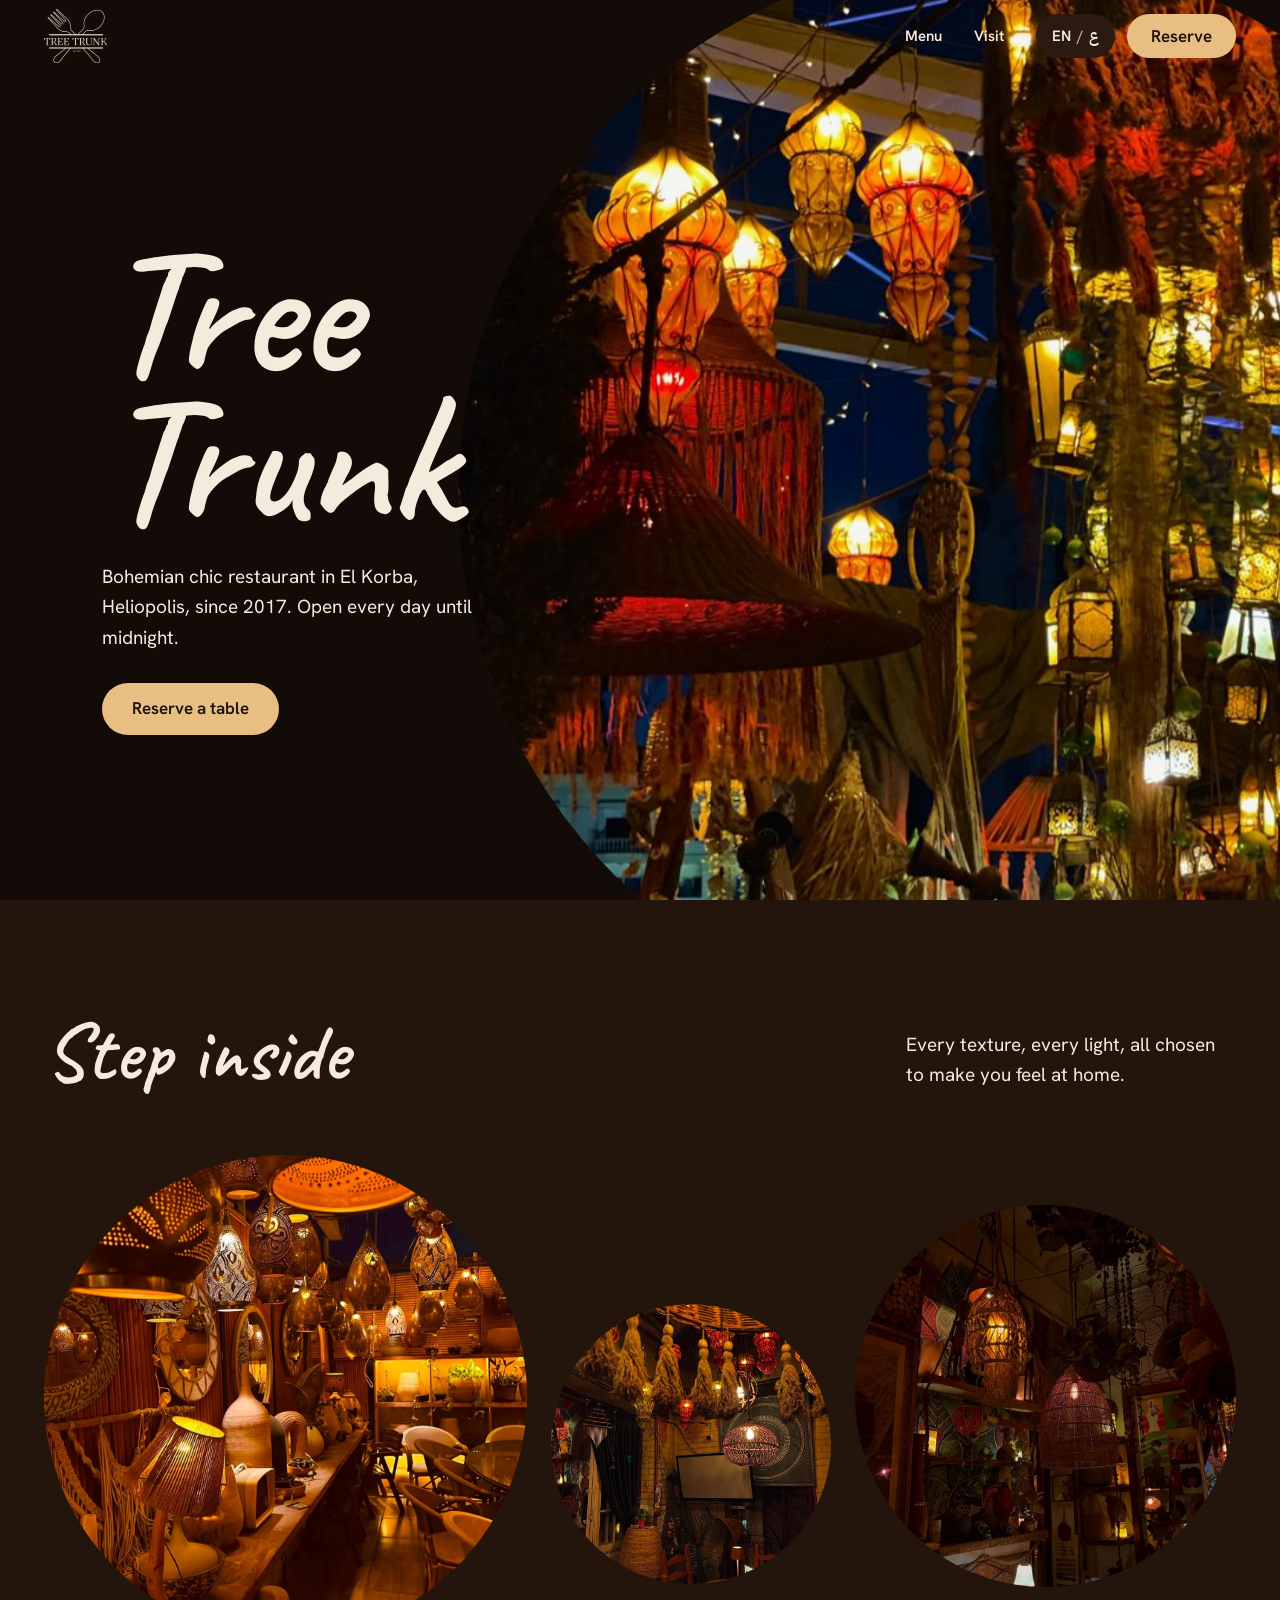
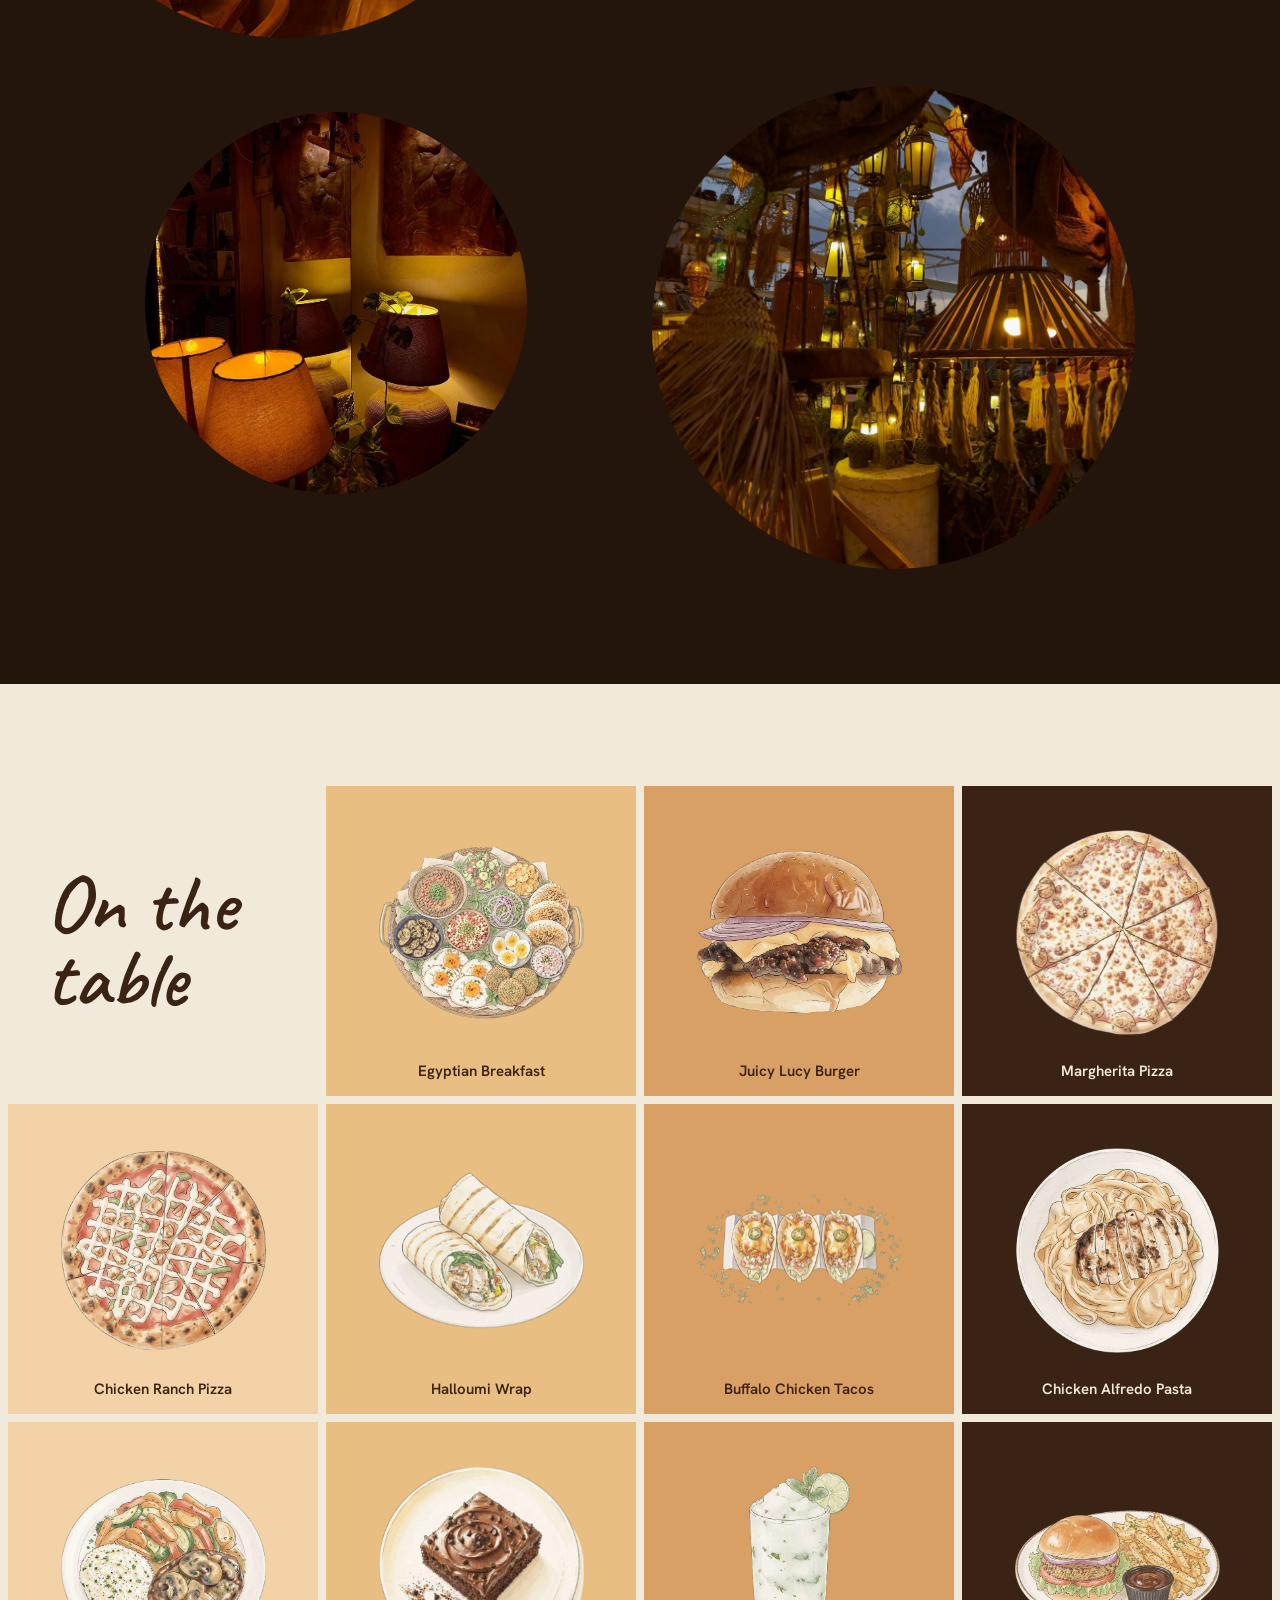
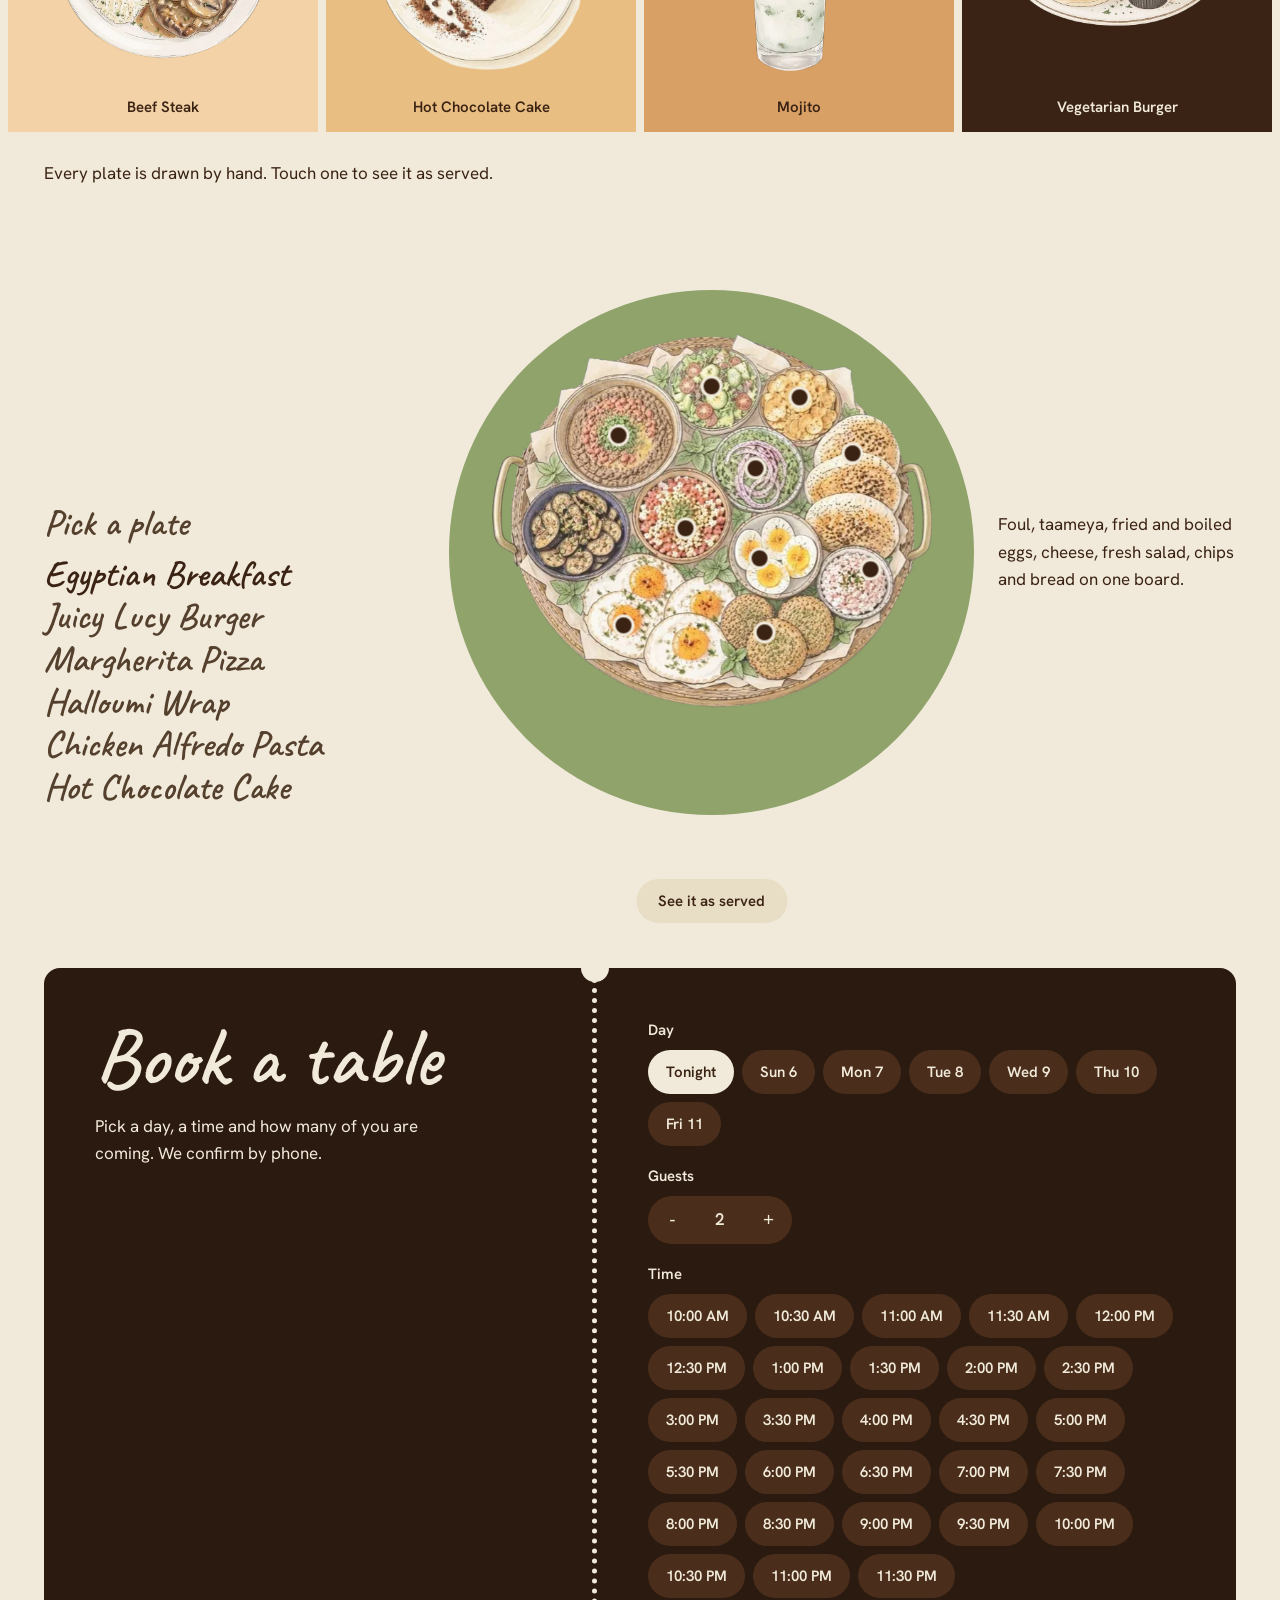
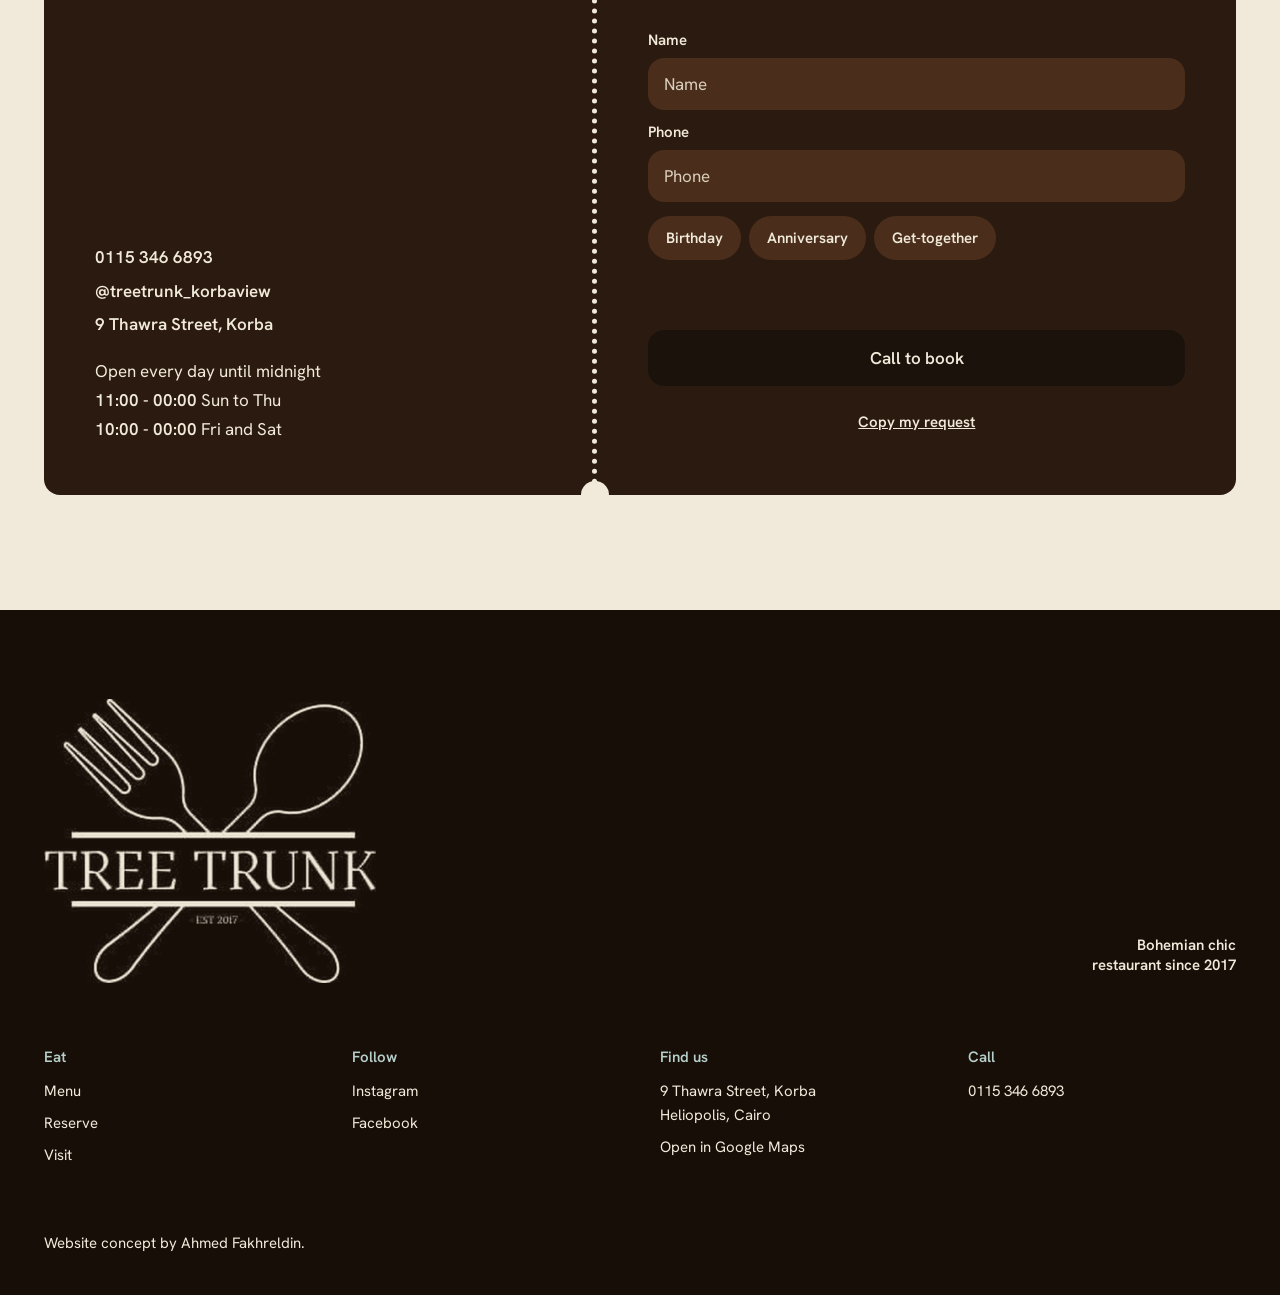
<file: index.html>
<!doctype html>
<html lang="en">
<head>
<meta charset="utf-8">
<meta name="viewport" content="width=device-width,initial-scale=1,minimum-scale=1,viewport-fit=cover">
<title>Tree Trunk | Bohemian bistro in Korba, Heliopolis</title>
<meta name="description" content="Pizza, pasta, breakfast and cold drinks in a bohemian bistro above Korba, Heliopolis. Bringing the surfer soul.">
<meta name="theme-color" content="#F1EADA">
<meta property="og:type" content="website">
<meta property="og:title" content="Tree Trunk | Bohemian bistro in Korba, Heliopolis">
<meta property="og:description" content="Pizza, pasta, breakfast and cold drinks in a bohemian bistro above Korba, Heliopolis. Bringing the surfer soul.">
<meta property="og:image" content="https://ahmedfakhr1.github.io/tree-trunk-preview/img/og.jpg">
<meta property="og:url" content="https://ahmedfakhr1.github.io/tree-trunk-preview/index.html">
<meta name="twitter:card" content="summary_large_image">
<link rel="icon" href="img/favicon.png">
<link rel="apple-touch-icon" href="img/favicon.png">
<link rel="preload" as="font" type="font/woff2" crossorigin href="fonts/caveat-latin-600-normal.woff2"><link rel="preload" as="font" type="font/woff2" crossorigin href="fonts/hanken-grotesk-latin-400-normal.woff2">
<style>html.fl body{opacity:0}body{transition:opacity .25s ease}</style><script>(function(){var d=document.documentElement;d.classList.add("fl","js");var done=function(){d.classList.remove("fl")};setTimeout(done,1200);if(document.fonts&&document.fonts.load){Promise.all(["600 20px Caveat","400 16px Hanken Grotesk"].map(function(f){return document.fonts.load(f)})).then(done,done)}else{done()}})();</script>
<link rel="stylesheet" href="fonts.css?v=36">
<link rel="stylesheet" href="site.css?v=36">
</head>
<body class="home">
<header class="hdr hdr--over" id="hdr">
  <a class="logo" href="index.html" aria-label="Tree Trunk, home"><img class="l-ink" src="img/logo-ink.png" alt="Tree Trunk" width="252" height="215"><img class="l-cream" src="img/logo-cream.png" alt="" width="252" height="215"></a>
  <nav class="nav" aria-label="Main"><a href="menu.html"><span data-ar="المنيو">Menu</span></a><a href="visit.html"><span data-ar="زورونا">Visit</span></a></nav>
  <div class="hdr-r">
    <a class="btn hdr-menu" href="menu.html"><span data-ar="المنيو">Menu</span></a>
    <button class="lang" id="lang" type="button" aria-label="Language: Arabic will be in the final version" aria-expanded="false"><span>EN</span><i>/</i><span class="l-ar">ع</span></button>
    <a class="btn btn--go hdr-cta" href="index.html#reserve"><span data-ar="احجز">Reserve</span></a>
    <button class="burger" id="burger" type="button" aria-label="Open menu" aria-expanded="false" aria-controls="drawer"><svg viewBox="0 0 24 24" width="22" height="22" fill="none" stroke="currentColor" stroke-width="1.8" stroke-linecap="round"><path d="M5 7h14M5 12h14M5 17h14"/></svg></button>
  </div>
</header>
<div class="drawer" id="drawer" aria-hidden="true"><nav aria-label="Mobile">
  <a href="index.html"><span data-ar="الرئيسية">Home</span></a><a href="menu.html"><span data-ar="المنيو">Menu</span></a><a href="visit.html"><span data-ar="زورونا">Visit</span></a><a href="index.html#reserve"><span data-ar="احجز">Reserve</span></a>
</nav></div>
<div class="tabbar" aria-label="Quick actions">
  <a href="index.html#reserve"><svg viewBox="0 0 24 24" width="22" height="22" fill="none" stroke="currentColor" stroke-width="1.8" stroke-linecap="round" stroke-linejoin="round"><rect x="4" y="5" width="16" height="15" rx="2"/><path d="M4 10h16M9 3v4M15 3v4"/></svg><span data-ar="احجز">Reserve</span></a>
  <a href="menu.html"><svg viewBox="0 0 24 24" width="22" height="22" fill="none" stroke="currentColor" stroke-width="1.8" stroke-linecap="round"><path d="M5 7h14M5 12h14M5 17h14"/></svg><span data-ar="المنيو">Menu</span></a>
  <a href="tel:+201153466893"><svg viewBox="0 0 24 24" width="22" height="22" fill="none" stroke="currentColor" stroke-width="1.8" stroke-linecap="round" stroke-linejoin="round"><path d="M6.6 3h3l1.4 4-2 1.3a11 11 0 0 0 6.7 6.7l1.3-2 4 1.4v3a2 2 0 0 1-2.2 2A16.5 16.5 0 0 1 4.6 5.2 2 2 0 0 1 6.6 3z"/></svg><span data-ar="اتصل">Call</span></a>
</div>
<main id="main">
<section class="hero" aria-labelledby="h1">
  <div class="disc-hero"><img src="img/place-night.jpg" alt="Red and amber lanterns hanging under string lights at night" fetchpriority="high" width="978" height="1300"></div>
  <div class="hero-in"><div class="hero-t">
    <h1 id="h1"><span>Tree</span><span>Trunk</span></h1>
    <p class="sub"><span data-ar="مطعم بوهيمي شيك في الكوربة، مصر الجديدة، من ٢٠١٧. مفتوح كل يوم لحد منتصف الليل.">Bohemian chic restaurant in El Korba, Heliopolis, since 2017. Open every day until midnight.</span></p>
    <a class="btn btn--go" href="#reserve"><span data-ar="احجز ترابيزة">Reserve a table</span></a>
  </div></div>
</section>
<section class="place" aria-labelledby="ph"><div class="wrap"><div class="place-h"><h2 id="ph" class="disp"><span data-ar="اتفضل جوه">Step inside</span></h2>
  <p><span data-ar="كل ملمس وكل إضاءة، متختارة عشان تحس إنك في بيتك.">Every texture, every light, all chosen to make you feel at home.</span></p></div>
  <div class="circles"><figure class="ci ci1"><img src="img/place-corner.jpg" alt="Large woven lanterns and lamps beside a wooden counter" loading="lazy" width="1300" height="1300"></figure><figure class="ci ci2"><img src="img/place-wicker.jpg" alt="Wicker lanterns with tassels over a set table" loading="lazy" width="978" height="1300"></figure><figure class="ci ci3"><img src="img/place-plants.jpg" alt="Hanging plants, lanterns and a candle-lit table in a corner" loading="lazy" width="978" height="1300"></figure><figure class="ci ci4"><img src="img/place-lamps.jpg" alt="Lamps and carved panels glowing amber against the wall" loading="lazy" width="975" height="1300"></figure><figure class="ci ci5"><img src="img/place-roof.jpg" alt="Rooftop lanterns under an evening sky" loading="lazy" width="978" height="1300"></figure></div></div></section>
<section class="wall" aria-label="On the table"><ul class="wall-grid"><li class="tile tile--h" style="--bg:#F1EADA"><h2 class="disp"><span data-ar="على الترابيزة">On the table</span></h2></li><li class="tile" style="--bg:#E9BE82"><div class="tile-in"><button type="button" class="plate " aria-pressed="false" aria-label="Egyptian Breakfast: show the plate as served"><img class="sk" src="img/sk/breakfast.webp" alt="" loading="lazy" width="620" height="620"><img class="ph" src="img/breakfast.jpg" alt="Egyptian Breakfast as served" loading="lazy" width="440" height="440"></button></div><p class="tc">Egyptian Breakfast</p></li><li class="tile" style="--bg:#D9A066"><div class="tile-in"><button type="button" class="plate " aria-pressed="false" aria-label="Juicy Lucy Burger: show the plate as served"><img class="sk" src="img/sk/juicy-lucy.webp" alt="" loading="lazy" width="620" height="620"><img class="ph" src="img/juicy-lucy.jpg" alt="Juicy Lucy Burger as served" loading="lazy" width="440" height="440"></button></div><p class="tc">Juicy Lucy Burger</p></li><li class="tile tile--dk" style="--bg:#3A2314"><div class="tile-in"><button type="button" class="plate " aria-pressed="false" aria-label="Margherita Pizza: show the plate as served"><img class="sk" src="img/sk/margherita.webp" alt="" loading="lazy" width="620" height="620"><img class="ph" src="img/margherita.jpg" alt="Margherita Pizza as served" loading="lazy" width="440" height="440"></button></div><p class="tc">Margherita Pizza</p></li><li class="tile" style="--bg:#F2D2A6"><div class="tile-in"><button type="button" class="plate " aria-pressed="false" aria-label="Chicken Ranch Pizza: show the plate as served"><img class="sk" src="img/sk/ranch-pizza.webp" alt="" loading="lazy" width="620" height="620"><img class="ph" src="img/ranch-pizza.jpg" alt="Chicken Ranch Pizza as served" loading="lazy" width="440" height="440"></button></div><p class="tc">Chicken Ranch Pizza</p></li><li class="tile" style="--bg:#E9BE82"><div class="tile-in"><button type="button" class="plate " aria-pressed="false" aria-label="Halloumi Wrap: show the plate as served"><img class="sk" src="img/sk/halloumi.webp" alt="" loading="lazy" width="620" height="620"><img class="ph" src="img/halloumi.jpg" alt="Halloumi Wrap as served" loading="lazy" width="440" height="440"></button></div><p class="tc">Halloumi Wrap</p></li><li class="tile" style="--bg:#D9A066"><div class="tile-in"><button type="button" class="plate " aria-pressed="false" aria-label="Buffalo Chicken Tacos: show the plate as served"><img class="sk" src="img/sk/buffalo-tacos.webp" alt="" loading="lazy" width="620" height="620"><img class="ph" src="img/buffalo-tacos.jpg" alt="Buffalo Chicken Tacos as served" loading="lazy" width="440" height="440"></button></div><p class="tc">Buffalo Chicken Tacos</p></li><li class="tile tile--dk" style="--bg:#3A2314"><div class="tile-in"><button type="button" class="plate " aria-pressed="false" aria-label="Chicken Alfredo Pasta: show the plate as served"><img class="sk" src="img/sk/alfredo.webp" alt="" loading="lazy" width="620" height="620"><img class="ph" src="img/alfredo.jpg" alt="Chicken Alfredo Pasta as served" loading="lazy" width="440" height="440"></button></div><p class="tc">Chicken Alfredo Pasta</p></li><li class="tile" style="--bg:#F2D2A6"><div class="tile-in"><button type="button" class="plate " aria-pressed="false" aria-label="Beef Steak: show the plate as served"><img class="sk" src="img/sk/steak.webp" alt="" loading="lazy" width="620" height="620"><img class="ph" src="img/steak.jpg" alt="Beef Steak as served" loading="lazy" width="440" height="440"></button></div><p class="tc">Beef Steak</p></li><li class="tile" style="--bg:#E9BE82"><div class="tile-in"><button type="button" class="plate " aria-pressed="false" aria-label="Hot Chocolate Cake: show the plate as served"><img class="sk" src="img/sk/choc-cake.webp" alt="" loading="lazy" width="620" height="620"><img class="ph" src="img/choc-cake.jpg" alt="Hot Chocolate Cake as served" loading="lazy" width="440" height="440"></button></div><p class="tc">Hot Chocolate Cake</p></li><li class="tile" style="--bg:#D9A066"><div class="tile-in"><button type="button" class="plate " aria-pressed="false" aria-label="Mojito: show the plate as served"><img class="sk" src="img/sk/mojito.webp" alt="" loading="lazy" width="620" height="620"><img class="ph" src="img/mojito.jpg" alt="Mojito as served" loading="lazy" width="440" height="440"></button></div><p class="tc">Mojito</p></li><li class="tile tile--dk" style="--bg:#3A2314"><div class="tile-in"><button type="button" class="plate " aria-pressed="false" aria-label="Vegetarian Burger: show the plate as served"><img class="sk" src="img/sk/veg-burger.webp" alt="" loading="lazy" width="620" height="620"><img class="ph" src="img/veg-burger.jpg" alt="Vegetarian Burger as served" loading="lazy" width="440" height="440"></button></div><p class="tc">Vegetarian Burger</p></li></ul><p class="wall-note wrap"><span data-ar="كل طبق مرسوم بإيد. المس أي طبق وشوفه زي ما بيتقدم.">Every plate is drawn by hand. Touch one to see it as served.</span></p></section>
<section class="show" aria-labelledby="sh"><div class="wrap show-grid">
  <div class="stage"><div class="disc" id="disc" style="--c:#8FA36B"></div><div class="objs"><div class="obj on annot" data-i="0" data-c="#8FA36B" data-f="Foul, taameya, fried and boiled eggs, cheese, fresh salad, chips and bread on one board." data-fa="فول وطعمية وبيض مقلي ومسلوق وجبنة وسلطة وشيبسي وعيش على طبق واحد."><img class="sk" src="img/sk/breakfast.webp" alt="Egyptian Breakfast, hand-drawn" width="620" height="620"><img class="ph" src="img/breakfast.jpg" alt="Egyptian Breakfast as served" loading="lazy" width="440" height="440"><button type="button" class="hot" style="left:50%;top:14%" aria-label="Fresh Salad" data-en="Fresh Salad" data-ar="سلطة طازجة"></button><button type="button" class="hot" style="left:29%;top:27%" aria-label="Foul" data-en="Foul" data-ar="فول"></button><button type="button" class="hot" style="left:44%;top:52%" aria-label="Cheese with Tomatoes" data-en="Cheese with Tomatoes" data-ar="جبنة بالطماطم"></button><button type="button" class="hot" style="left:30%;top:78%" aria-label="Fried Eggs" data-en="Fried Eggs" data-ar="بيض مقلي"></button><button type="button" class="hot" style="left:70%;top:17%" aria-label="Chips" data-en="Chips" data-ar="شيبسي"></button><button type="button" class="hot" style="left:82%;top:32%" aria-label="Bread" data-en="Bread" data-ar="عيش"></button><button type="button" class="hot" style="left:60%;top:36%" aria-label="Fresh Rocca &amp; Onions" data-en="Fresh Rocca &amp; Onions" data-ar="جرجير وبصل"></button><button type="button" class="hot" style="left:61%;top:60%" aria-label="Boiled Eggs" data-en="Boiled Eggs" data-ar="بيض مسلوق"></button><button type="button" class="hot" style="left:86%;top:63%" aria-label="Cheese" data-en="Cheese" data-ar="جبنة"></button><button type="button" class="hot" style="left:62%;top:80%" aria-label="Taameya" data-en="Taameya" data-ar="طعمية"></button></div><div class="obj" data-i="1" data-c="#E3A77B" data-f="A stuffed beef patty with melted cheddar in a brioche bun." data-fa="قرص لحمة محشي بالشيدر في بريوش."><img class="sk" src="img/sk/juicy-lucy.webp" alt="Juicy Lucy Burger, hand-drawn" width="620" height="620"><img class="ph" src="img/juicy-lucy.jpg" alt="Juicy Lucy Burger as served" loading="lazy" width="440" height="440"></div><div class="obj" data-i="2" data-c="#E9BE82" data-f="Tomato sauce, mozzarella and extra virgin olive oil, from a traditional oven." data-fa="صوص طماطم وموتزاريلا وزيت زيتون من الفرن البلدي."><img class="sk" src="img/sk/margherita.webp" alt="Margherita Pizza, hand-drawn" width="620" height="620"><img class="ph" src="img/margherita.jpg" alt="Margherita Pizza as served" loading="lazy" width="440" height="440"></div><div class="obj" data-i="3" data-c="#F2D2A6" data-f="Grilled halloumi, tomato and rocca in a grilled tortilla." data-fa="حلومي مشوي وطماطم وجرجير في تورتيلا مشوية."><img class="sk" src="img/sk/halloumi.webp" alt="Halloumi Wrap, hand-drawn" width="620" height="620"><img class="ph" src="img/halloumi.jpg" alt="Halloumi Wrap as served" loading="lazy" width="440" height="440"></div><div class="obj" data-i="4" data-c="#8FA36B" data-f="Fresh fettuccine and grilled chicken breast in a creamy sauce." data-fa="فيتوتشيني طازج وفراخ مشوية بصوص كريمي."><img class="sk" src="img/sk/alfredo.webp" alt="Chicken Alfredo Pasta, hand-drawn" width="620" height="620"><img class="ph" src="img/alfredo.jpg" alt="Chicken Alfredo Pasta as served" loading="lazy" width="440" height="440"></div><div class="obj" data-i="5" data-c="#F4D2B4" data-f="Moist chocolate cake under rich chocolate frosting." data-fa="كيك شوكولاتة طري بغطاء شوكولاتة."><img class="sk" src="img/sk/choc-cake.webp" alt="Hot Chocolate Cake, hand-drawn" width="620" height="620"><img class="ph" src="img/choc-cake.jpg" alt="Hot Chocolate Cake as served" loading="lazy" width="440" height="440"></div></div><p class="cap" id="hotcap" aria-live="polite"></p><button type="button" class="flip" id="flip" aria-pressed="false" data-ar="شوف الطبق زي ما بيتقدم">See it as served</button></div>
  <div class="show-l"><h2 id="sh" class="small"><span data-ar="اختار طبق">Pick a plate</span></h2><ul class="picks"><li><button type="button" class="pk on" data-i="0" aria-pressed="true"><span data-ar="فطار مصري">Egyptian Breakfast</span></button></li><li><button type="button" class="pk" data-i="1" aria-pressed="false"><span data-ar="جوسي لوسي برجر">Juicy Lucy Burger</span></button></li><li><button type="button" class="pk" data-i="2" aria-pressed="false"><span data-ar="بيتزا مارجريتا">Margherita Pizza</span></button></li><li><button type="button" class="pk" data-i="3" aria-pressed="false"><span data-ar="راب حلومي">Halloumi Wrap</span></button></li><li><button type="button" class="pk" data-i="4" aria-pressed="false"><span data-ar="باستا فراخ ألفريدو">Chicken Alfredo Pasta</span></button></li><li><button type="button" class="pk" data-i="5" aria-pressed="false"><span data-ar="كيك الشوكولاتة">Hot Chocolate Cake</span></button></li></ul></div>
  <p class="fact" id="fact" aria-live="polite" data-ar="فول وطعمية وبيض مقلي ومسلوق وجبنة وسلطة وشيبسي وعيش على طبق واحد.">Foul, taameya, fried and boiled eggs, cheese, fresh salad, chips and bread on one board.</p>
</div></section>
<section class="reserve" id="reserve" aria-labelledby="rh"><div class="wrap">
  <div class="coupon">
    <div class="coupon-l">
      <div><h2 id="rh"><span data-ar="احجز ترابيزة">Book a table</span></h2>
      <p><span data-ar="اختار اليوم والوقت وعددكم، وهنأكد معاكم بالتليفون.">Pick a day, a time and how many of you are coming. We confirm by phone.</span></p></div>
      <div><ul class="lines"><li><a href="tel:+201153466893">0115 346 6893</a></li><li><a href="https://www.instagram.com/treetrunk_korbaview" rel="noopener">@treetrunk_korbaview</a></li><li><a href="visit.html">9 Thawra Street, Korba</a></li></ul>
      <div class="hrs"><p><span data-ar="مفتوح كل يوم لحد منتصف الليل">Open every day until midnight</span></p><p><b>11:00 - 00:00</b> <span data-ar="الأحد للخميس">Sun to Thu</span></p><p><b>10:00 - 00:00</b> <span data-ar="الجمعة والسبت">Fri and Sat</span></p></div></div>
    </div>
    <form class="coupon-r" id="rform" novalidate>
      <fieldset><legend><span data-ar="اليوم">Day</span></legend><div class="chips" id="days" role="group" aria-label="Day"></div></fieldset>
      <fieldset><legend><span data-ar="عدد الأشخاص">Guests</span></legend><div class="stepper"><button type="button" id="gm" aria-label="Fewer guests">-</button><output id="gn" aria-live="polite">2</output><button type="button" id="gp" aria-label="More guests">+</button></div></fieldset>
      <fieldset><legend><span data-ar="الوقت">Time</span></legend><div class="chips" id="times" role="group" aria-label="Time"></div></fieldset>
      <fieldset><legend class="sr"><span data-ar="بياناتك">Your details</span></legend>
        <label for="rn"><span data-ar="الاسم">Name</span></label><input id="rn" name="name" autocomplete="name" placeholder="Name" required aria-describedby="rn-e"><p class="err" id="rn-e" hidden><span data-ar="من فضلك اكتب اسمك.">Please add your name.</span></p>
        <label for="rp"><span data-ar="التليفون">Phone</span></label><input id="rp" name="phone" type="tel" inputmode="tel" autocomplete="tel" placeholder="Phone" required aria-describedby="rp-e"><p class="err" id="rp-e" hidden><span data-ar="من فضلك اكتب رقم تليفون.">Please add a phone number.</span></p>
        <div class="chips chips--occ" id="occ" role="group" aria-label="Occasion">
          <button type="button" class="chip" aria-pressed="false" data-v="Birthday" data-ar="عيد ميلاد">Birthday</button>
          <button type="button" class="chip" aria-pressed="false" data-v="Anniversary" data-ar="ذكرى سنوية">Anniversary</button>
          <button type="button" class="chip" aria-pressed="false" data-v="Get-together" data-ar="لمة">Get-together</button></div>
      </fieldset>
      <p class="summary" id="sum" aria-live="polite"></p>
      <a class="bar" id="callbtn" href="tel:+201153466893"><span data-ar="اتصل واحجز">Call to book</span></a>
      <button class="linkbtn" type="button" id="copybtn"><span data-ar="انسخ الطلب">Copy my request</span></button>
      <p class="fine" id="copied" hidden><span data-ar="اتنسخ. ابعته رسالة على انستجرام أو واتساب.">Copied. Paste it in a message on Instagram or send it by WhatsApp.</span></p>
    </form>
  </div></div></section>
</main>
<footer class="foot">
  <div class="wrap"><div class="foot-top"><img class="foot-logo" src="img/logo-cream.png" alt="Tree Trunk" width="504" height="430"><p class="foot-tag"><span data-ar="مطعم بوهيمي شيك من ٢٠١٧">Bohemian chic restaurant since 2017</span></p></div>
  <div class="foot-grid">
    <div><h3><span data-ar="الأكل">Eat</span></h3><a href="menu.html"><span data-ar="المنيو">Menu</span></a><a href="index.html#reserve"><span data-ar="احجز">Reserve</span></a><a href="visit.html"><span data-ar="زورونا">Visit</span></a></div>
    <div><h3><span data-ar="تابعنا">Follow</span></h3><a href="https://www.instagram.com/treetrunk_korbaview" rel="noopener">Instagram</a><a href="https://www.facebook.com/treetrunkbistro" rel="noopener">Facebook</a></div>
    <div><h3><span data-ar="العنوان">Find us</span></h3><p>9 Thawra Street, Korba<br>Heliopolis, Cairo</p><a href="https://www.google.com/maps/search/?api=1&query=Tree+Trunk+9+Thawra+Street+Korba+Heliopolis+Cairo" rel="noopener"><span data-ar="افتح في خرائط جوجل">Open in Google Maps</span></a></div>
    <div><h3><span data-ar="اتصل">Call</span></h3><a href="tel:+201153466893">0115 346 6893</a></div>
  </div>
  <p class="credit">Website concept by Ahmed Fakhreldin.</p></div>
</footer>
<script src="js/site.js?v=36"></script><script src="js/booking.js?v=36"></script><script src="js/show.js?v=36"></script>
</body>
</html>
</file>
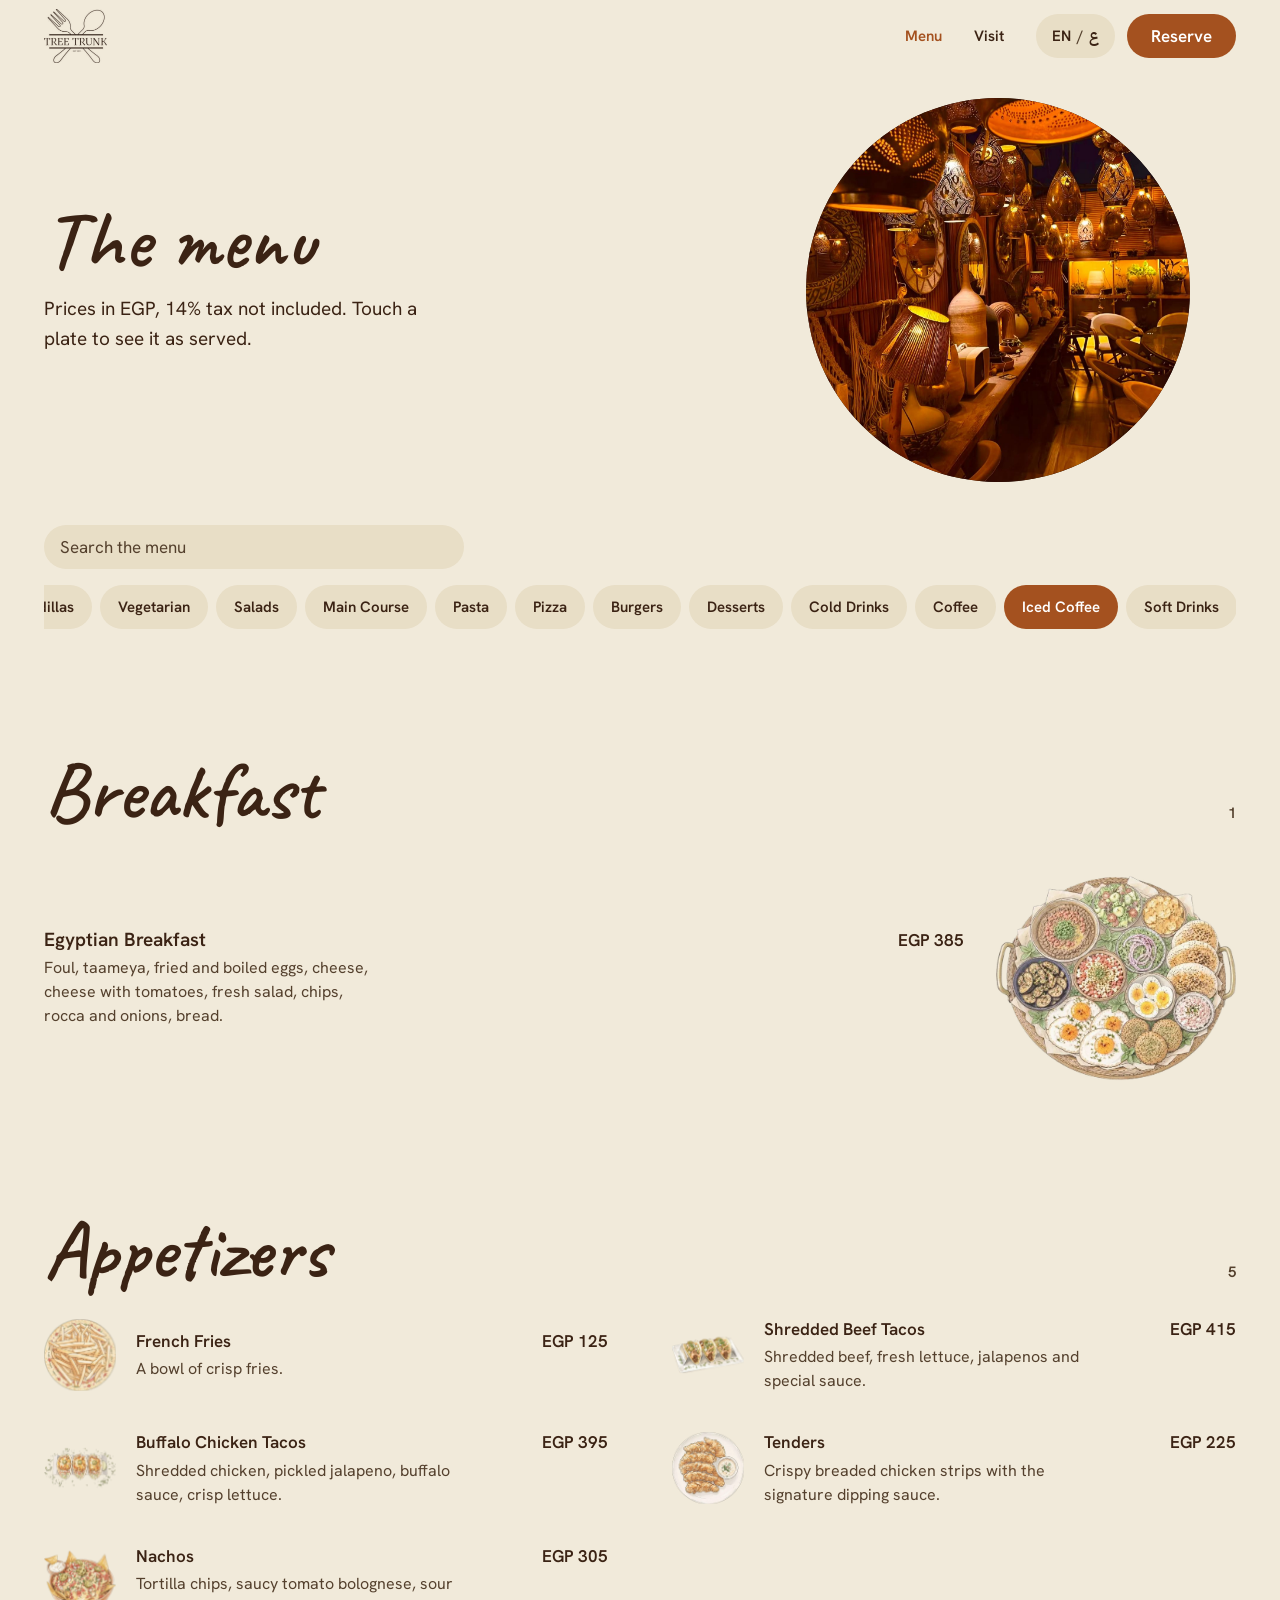
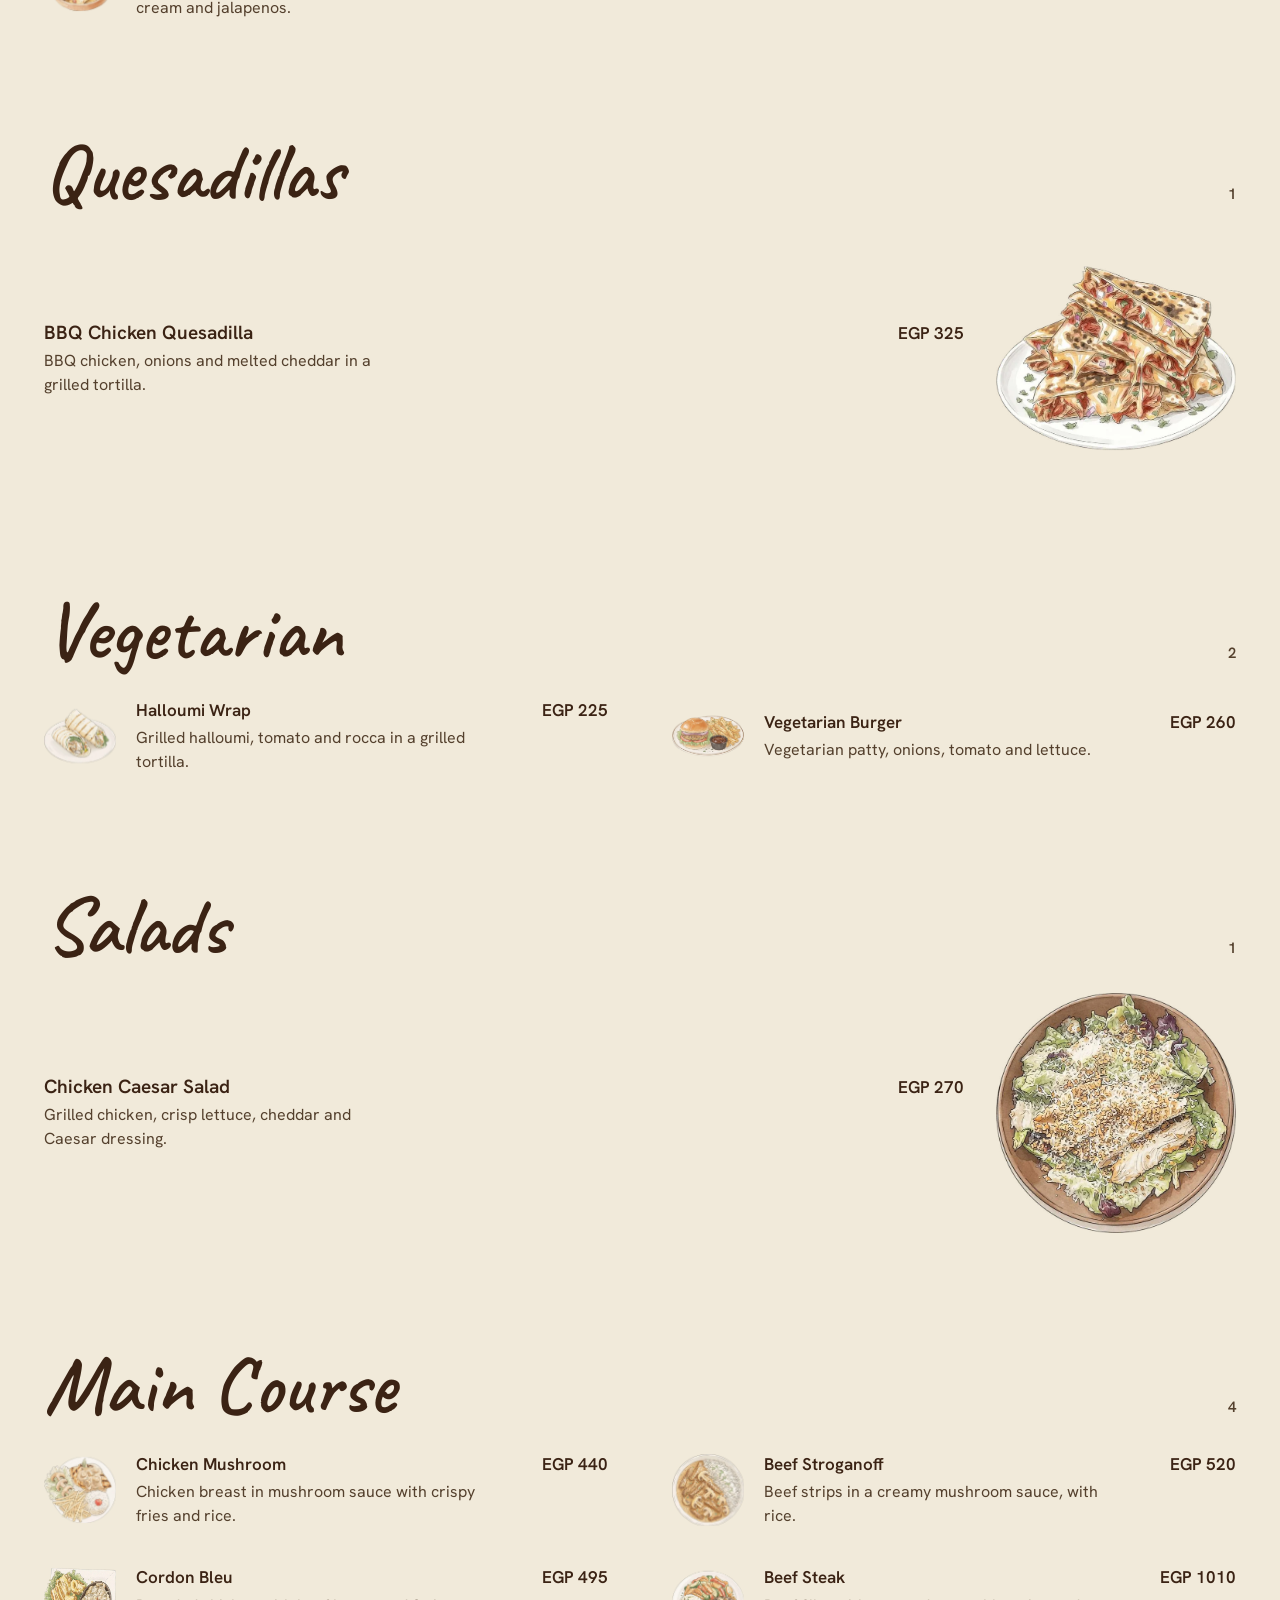
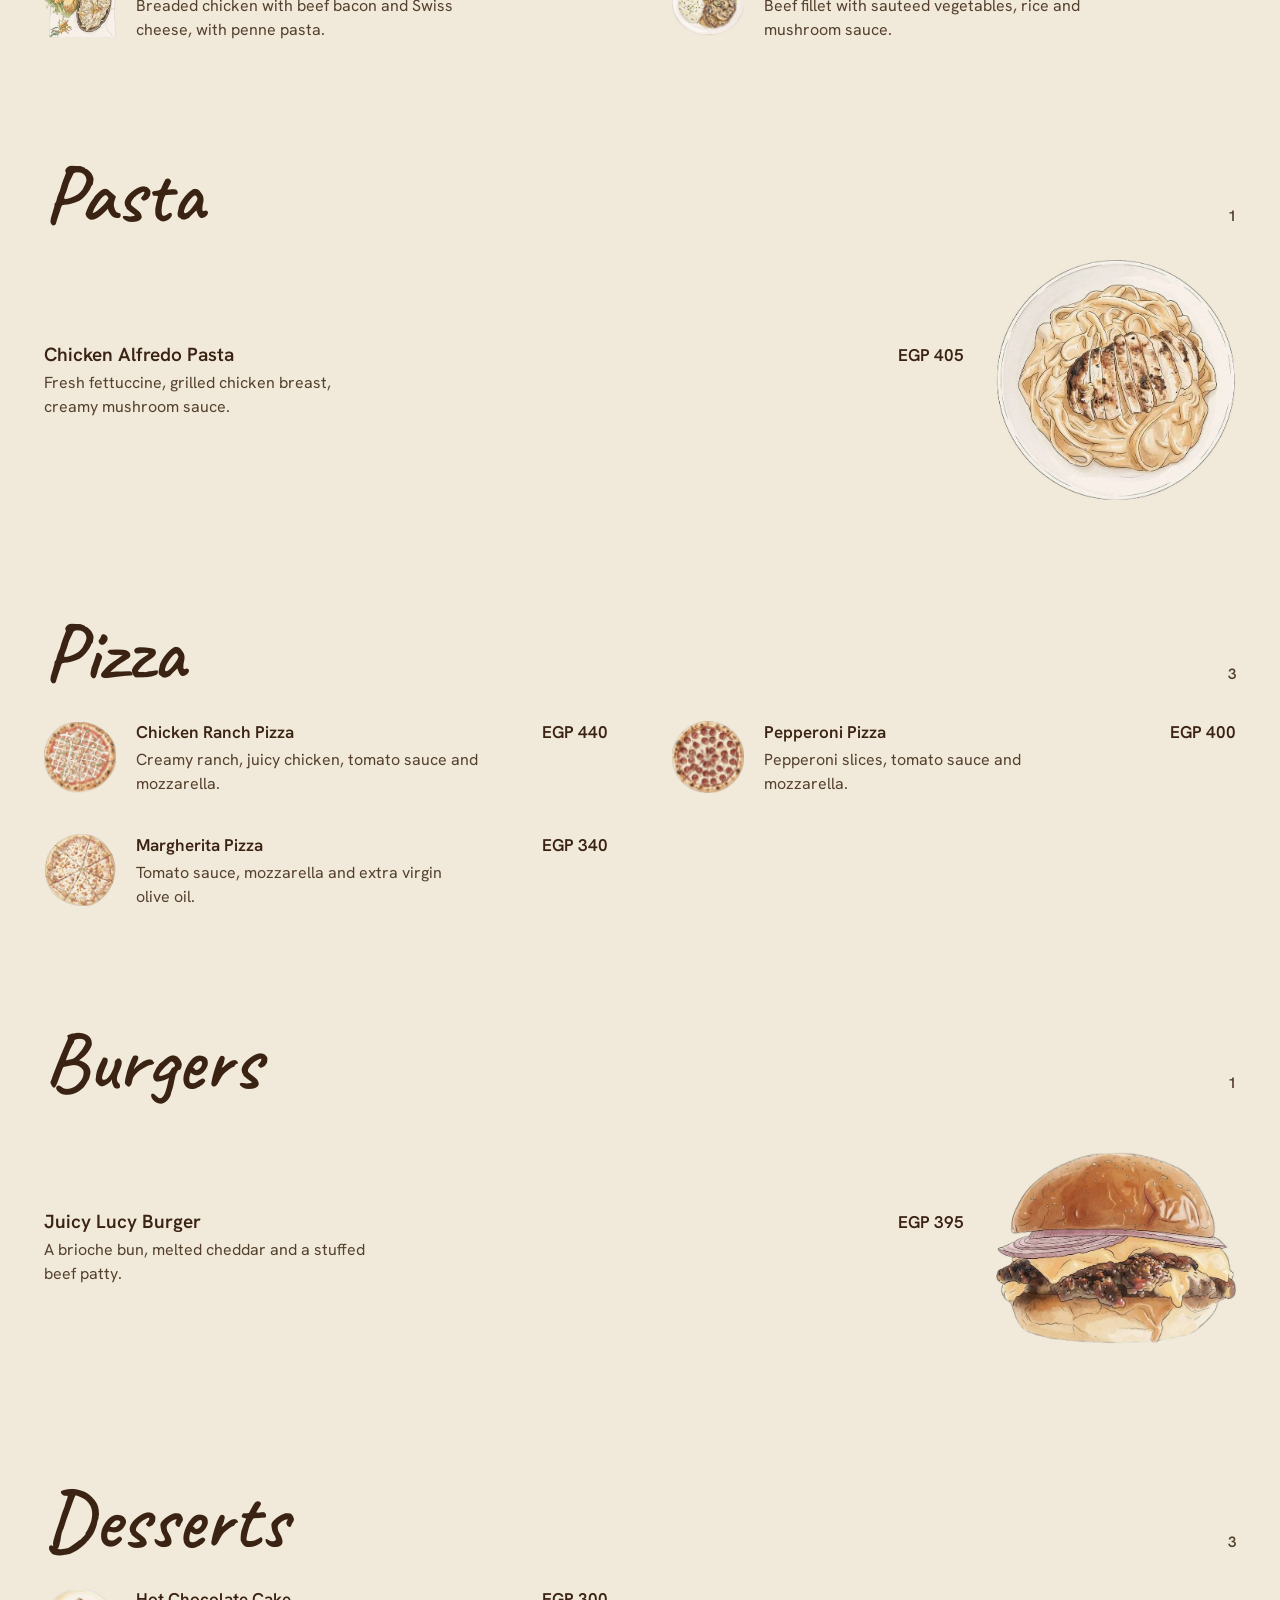
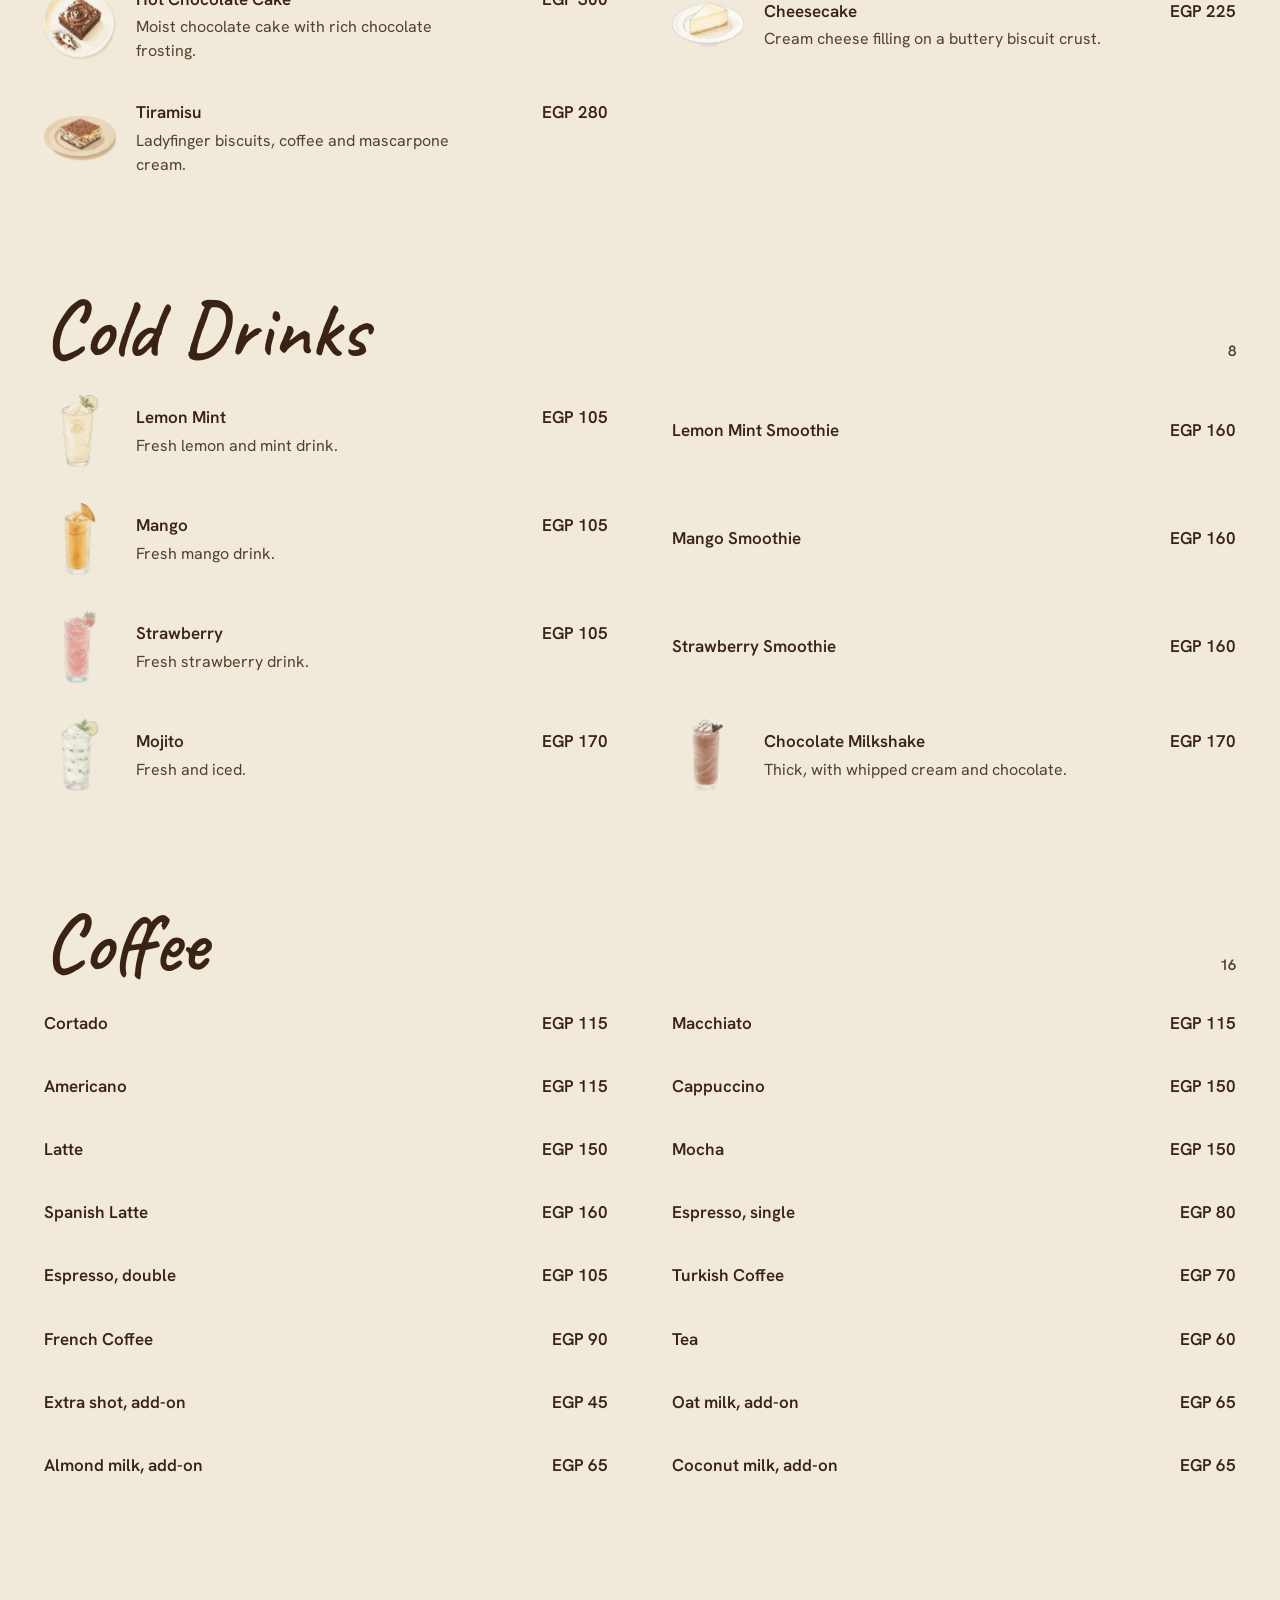
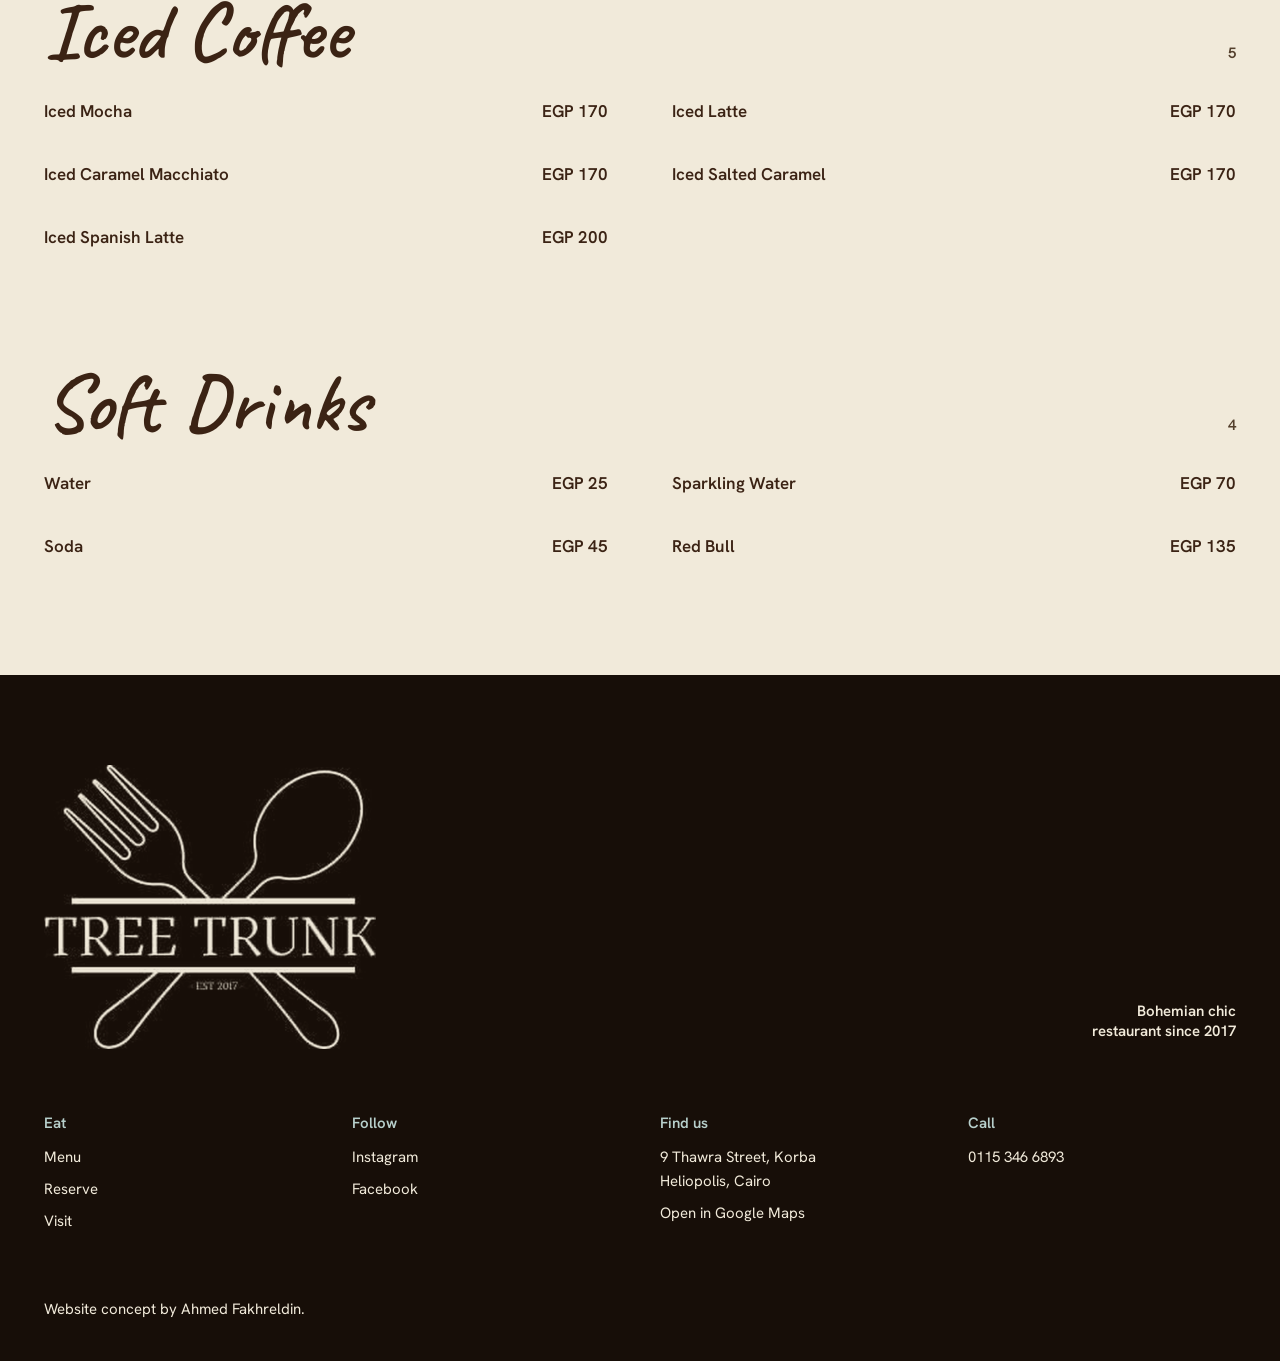
<file: menu.html>
<!doctype html>
<html lang="en">
<head>
<meta charset="utf-8">
<meta name="viewport" content="width=device-width,initial-scale=1,minimum-scale=1,viewport-fit=cover">
<title>Menu | Tree Trunk, Korba</title>
<meta name="description" content="The Tree Trunk menu: breakfast, tacos, pizza, pasta, burgers, desserts, cold drinks and coffee.">
<meta name="theme-color" content="#F1EADA">
<meta property="og:type" content="website">
<meta property="og:title" content="Menu | Tree Trunk, Korba">
<meta property="og:description" content="The Tree Trunk menu: breakfast, tacos, pizza, pasta, burgers, desserts, cold drinks and coffee.">
<meta property="og:image" content="https://ahmedfakhr1.github.io/tree-trunk-preview/img/og.jpg">
<meta property="og:url" content="https://ahmedfakhr1.github.io/tree-trunk-preview/menu.html">
<meta name="twitter:card" content="summary_large_image">
<link rel="icon" href="img/favicon.png">
<link rel="apple-touch-icon" href="img/favicon.png">
<link rel="preload" as="font" type="font/woff2" crossorigin href="fonts/caveat-latin-600-normal.woff2"><link rel="preload" as="font" type="font/woff2" crossorigin href="fonts/hanken-grotesk-latin-400-normal.woff2">
<style>html.fl body{opacity:0}body{transition:opacity .25s ease}</style><script>(function(){var d=document.documentElement;d.classList.add("fl","js");var done=function(){d.classList.remove("fl")};setTimeout(done,1200);if(document.fonts&&document.fonts.load){Promise.all(["600 20px Caveat","400 16px Hanken Grotesk"].map(function(f){return document.fonts.load(f)})).then(done,done)}else{done()}})();</script>
<link rel="stylesheet" href="fonts.css?v=36">
<link rel="stylesheet" href="site.css?v=36">
</head>
<body class="menu-page">
<header class="hdr" id="hdr">
  <a class="logo" href="index.html" aria-label="Tree Trunk, home"><img class="l-ink" src="img/logo-ink.png" alt="Tree Trunk" width="252" height="215"><img class="l-cream" src="img/logo-cream.png" alt="" width="252" height="215"></a>
  <nav class="nav" aria-label="Main"><a href="menu.html" aria-current="page"><span data-ar="المنيو">Menu</span></a><a href="visit.html"><span data-ar="زورونا">Visit</span></a></nav>
  <div class="hdr-r">
    <a class="btn hdr-menu" href="menu.html"><span data-ar="المنيو">Menu</span></a>
    <button class="lang" id="lang" type="button" aria-label="Language: Arabic will be in the final version" aria-expanded="false"><span>EN</span><i>/</i><span class="l-ar">ع</span></button>
    <a class="btn btn--go hdr-cta" href="index.html#reserve"><span data-ar="احجز">Reserve</span></a>
    <button class="burger" id="burger" type="button" aria-label="Open menu" aria-expanded="false" aria-controls="drawer"><svg viewBox="0 0 24 24" width="22" height="22" fill="none" stroke="currentColor" stroke-width="1.8" stroke-linecap="round"><path d="M5 7h14M5 12h14M5 17h14"/></svg></button>
  </div>
</header>
<div class="drawer" id="drawer" aria-hidden="true"><nav aria-label="Mobile">
  <a href="index.html"><span data-ar="الرئيسية">Home</span></a><a href="menu.html"><span data-ar="المنيو">Menu</span></a><a href="visit.html"><span data-ar="زورونا">Visit</span></a><a href="index.html#reserve"><span data-ar="احجز">Reserve</span></a>
</nav></div>
<div class="tabbar" aria-label="Quick actions">
  <a href="index.html#reserve"><svg viewBox="0 0 24 24" width="22" height="22" fill="none" stroke="currentColor" stroke-width="1.8" stroke-linecap="round" stroke-linejoin="round"><rect x="4" y="5" width="16" height="15" rx="2"/><path d="M4 10h16M9 3v4M15 3v4"/></svg><span data-ar="احجز">Reserve</span></a>
  <a href="menu.html"><svg viewBox="0 0 24 24" width="22" height="22" fill="none" stroke="currentColor" stroke-width="1.8" stroke-linecap="round"><path d="M5 7h14M5 12h14M5 17h14"/></svg><span data-ar="المنيو">Menu</span></a>
  <a href="tel:+201153466893"><svg viewBox="0 0 24 24" width="22" height="22" fill="none" stroke="currentColor" stroke-width="1.8" stroke-linecap="round" stroke-linejoin="round"><path d="M6.6 3h3l1.4 4-2 1.3a11 11 0 0 0 6.7 6.7l1.3-2 4 1.4v3a2 2 0 0 1-2.2 2A16.5 16.5 0 0 1 4.6 5.2 2 2 0 0 1 6.6 3z"/></svg><span data-ar="اتصل">Call</span></a>
</div>
<main id="main">
<section class="phero"><div class="disc-sm"><img src="img/place-corner.jpg" alt="Woven lanterns and lamps beside a wooden counter" width="1300" height="1300"></div><div class="wrap phero-in"><h1 class="disp"><span data-ar="المنيو">The menu</span></h1><p class="sub"><span data-ar="الأسعار بالجنيه المصري، بدون ضريبة ١٤٪. المس الطبق وشوفه زي ما بيتقدم.">Prices in EGP, 14% tax not included. Touch a plate to see it as served.</span></p></div></section>
<div class="wrap searchrow"><label class="search"><span class="sr">Search the menu</span><input id="q" type="search" placeholder="Search the menu" autocomplete="off"></label></div>
<div class="chipbar"><div class="wrap chipbar-in"><div class="chiprow" id="chiprow"><a class="chip" href="#breakfast" data-sec="breakfast"><span data-ar="الفطار">Breakfast</span></a><a class="chip" href="#appetizers" data-sec="appetizers"><span data-ar="المقبلات">Appetizers</span></a><a class="chip" href="#quesadillas" data-sec="quesadillas"><span data-ar="الكيساديا">Quesadillas</span></a><a class="chip" href="#vegetarian" data-sec="vegetarian"><span data-ar="نباتي">Vegetarian</span></a><a class="chip" href="#salads" data-sec="salads"><span data-ar="السلطات">Salads</span></a><a class="chip" href="#main-course" data-sec="main-course"><span data-ar="الأطباق الرئيسية">Main Course</span></a><a class="chip" href="#pasta" data-sec="pasta"><span data-ar="الباستا">Pasta</span></a><a class="chip" href="#pizza" data-sec="pizza"><span data-ar="البيتزا">Pizza</span></a><a class="chip" href="#burgers" data-sec="burgers"><span data-ar="البرجر">Burgers</span></a><a class="chip" href="#desserts" data-sec="desserts"><span data-ar="الحلو">Desserts</span></a><a class="chip" href="#cold-drinks" data-sec="cold-drinks"><span data-ar="المشروبات الباردة">Cold Drinks</span></a><a class="chip" href="#coffee" data-sec="coffee"><span data-ar="القهوة">Coffee</span></a><a class="chip" href="#iced-coffee" data-sec="iced-coffee"><span data-ar="القهوة المثلجة">Iced Coffee</span></a><a class="chip" href="#soft-drinks" data-sec="soft-drinks"><span data-ar="المشروبات الغازية">Soft Drinks</span></a></div></div></div>
<div class="wrap mpage" id="mpage"><section class="msec" id="breakfast"><div class="mh"><h2 class="disp"><span data-ar="الفطار">Breakfast</span></h2><span class="cnt">1</span></div><ul><li class="dish"><button type="button" class="plate plate--sm" aria-pressed="false" aria-label="Egyptian Breakfast: show the plate as served"><img class="sk" src="img/sk/breakfast.webp" alt="" loading="lazy" width="620" height="620"><img class="ph" src="img/breakfast.jpg" alt="Egyptian Breakfast as served" loading="lazy" width="440" height="440"></button><div class="dt"><h3>Egyptian Breakfast</h3><b class="pr">EGP 385</b><small data-ar="فول وطعمية وبيض مقلي ومسلوق وجبنة وجبنة بالطماطم وسلطة وشيبسي وجرجير وبصل وعيش.">Foul, taameya, fried and boiled eggs, cheese, cheese with tomatoes, fresh salad, chips, rocca and onions, bread.</small></div></li></ul></section><section class="msec" id="appetizers"><div class="mh"><h2 class="disp"><span data-ar="المقبلات">Appetizers</span></h2><span class="cnt">5</span></div><ul><li class="dish"><button type="button" class="plate plate--sm" aria-pressed="false" aria-label="French Fries: show the plate as served"><img class="sk" src="img/sk/fries.webp" alt="" loading="lazy" width="620" height="620"><img class="ph" src="img/fries.jpg" alt="French Fries as served" loading="lazy" width="440" height="440"></button><div class="dt"><h3>French Fries</h3><b class="pr">EGP 125</b><small data-ar="طبق بطاطس مقلية مقرمشة.">A bowl of crisp fries.</small></div></li><li class="dish"><button type="button" class="plate plate--sm" aria-pressed="false" aria-label="Shredded Beef Tacos: show the plate as served"><img class="sk" src="img/sk/beef-tacos.webp" alt="" loading="lazy" width="620" height="620"><img class="ph" src="img/beef-tacos.jpg" alt="Shredded Beef Tacos as served" loading="lazy" width="440" height="440"></button><div class="dt"><h3>Shredded Beef Tacos</h3><b class="pr">EGP 415</b><small data-ar="تاكو لحمة مفرومة مع خس وهالبينو وصوص خاص.">Shredded beef, fresh lettuce, jalapenos and special sauce.</small></div></li><li class="dish"><button type="button" class="plate plate--sm" aria-pressed="false" aria-label="Buffalo Chicken Tacos: show the plate as served"><img class="sk" src="img/sk/buffalo-tacos.webp" alt="" loading="lazy" width="620" height="620"><img class="ph" src="img/buffalo-tacos.jpg" alt="Buffalo Chicken Tacos as served" loading="lazy" width="440" height="440"></button><div class="dt"><h3>Buffalo Chicken Tacos</h3><b class="pr">EGP 395</b><small data-ar="تاكو فراخ بصوص بافلو وهالبينو مخلل وخس.">Shredded chicken, pickled jalapeno, buffalo sauce, crisp lettuce.</small></div></li><li class="dish"><button type="button" class="plate plate--sm" aria-pressed="false" aria-label="Tenders: show the plate as served"><img class="sk" src="img/sk/tenders.webp" alt="" loading="lazy" width="620" height="620"><img class="ph" src="img/tenders.jpg" alt="Tenders as served" loading="lazy" width="440" height="440"></button><div class="dt"><h3>Tenders</h3><b class="pr">EGP 225</b><small data-ar="ستربس فراخ مقرمشة مع صوص التغميس.">Crispy breaded chicken strips with the signature dipping sauce.</small></div></li><li class="dish"><button type="button" class="plate plate--sm" aria-pressed="false" aria-label="Nachos: show the plate as served"><img class="sk" src="img/sk/nachos.webp" alt="" loading="lazy" width="620" height="620"><img class="ph" src="img/nachos.jpg" alt="Nachos as served" loading="lazy" width="440" height="440"></button><div class="dt"><h3>Nachos</h3><b class="pr">EGP 305</b><small data-ar="ناتشوز مع بولونيز وكريمة حامضة وهالبينو.">Tortilla chips, saucy tomato bolognese, sour cream and jalapenos.</small></div></li></ul></section><section class="msec" id="quesadillas"><div class="mh"><h2 class="disp"><span data-ar="الكيساديا">Quesadillas</span></h2><span class="cnt">1</span></div><ul><li class="dish"><button type="button" class="plate plate--sm" aria-pressed="false" aria-label="BBQ Chicken Quesadilla: show the plate as served"><img class="sk" src="img/sk/quesadilla.webp" alt="" loading="lazy" width="620" height="620"><img class="ph" src="img/quesadilla.jpg" alt="BBQ Chicken Quesadilla as served" loading="lazy" width="440" height="440"></button><div class="dt"><h3>BBQ Chicken Quesadilla</h3><b class="pr">EGP 325</b><small data-ar="فراخ باربكيو وبصل وشيدر دايب في تورتيلا مشوية.">BBQ chicken, onions and melted cheddar in a grilled tortilla.</small></div></li></ul></section><section class="msec" id="vegetarian"><div class="mh"><h2 class="disp"><span data-ar="نباتي">Vegetarian</span></h2><span class="cnt">2</span></div><ul><li class="dish"><button type="button" class="plate plate--sm" aria-pressed="false" aria-label="Halloumi Wrap: show the plate as served"><img class="sk" src="img/sk/halloumi.webp" alt="" loading="lazy" width="620" height="620"><img class="ph" src="img/halloumi.jpg" alt="Halloumi Wrap as served" loading="lazy" width="440" height="440"></button><div class="dt"><h3>Halloumi Wrap</h3><b class="pr">EGP 225</b><small data-ar="حلومي مشوي وطماطم وجرجير في تورتيلا مشوية.">Grilled halloumi, tomato and rocca in a grilled tortilla.</small></div></li><li class="dish"><button type="button" class="plate plate--sm" aria-pressed="false" aria-label="Vegetarian Burger: show the plate as served"><img class="sk" src="img/sk/veg-burger.webp" alt="" loading="lazy" width="620" height="620"><img class="ph" src="img/veg-burger.jpg" alt="Vegetarian Burger as served" loading="lazy" width="440" height="440"></button><div class="dt"><h3>Vegetarian Burger</h3><b class="pr">EGP 260</b><small data-ar="برجر نباتي مع بصل وطماطم وخس.">Vegetarian patty, onions, tomato and lettuce.</small></div></li></ul></section><section class="msec" id="salads"><div class="mh"><h2 class="disp"><span data-ar="السلطات">Salads</span></h2><span class="cnt">1</span></div><ul><li class="dish"><button type="button" class="plate plate--sm" aria-pressed="false" aria-label="Chicken Caesar Salad: show the plate as served"><img class="sk" src="img/sk/caesar.webp" alt="" loading="lazy" width="620" height="620"><img class="ph" src="img/caesar.jpg" alt="Chicken Caesar Salad as served" loading="lazy" width="440" height="440"></button><div class="dt"><h3>Chicken Caesar Salad</h3><b class="pr">EGP 270</b><small data-ar="فراخ مشوية وخس وشيدر وصوص سيزر.">Grilled chicken, crisp lettuce, cheddar and Caesar dressing.</small></div></li></ul></section><section class="msec" id="main-course"><div class="mh"><h2 class="disp"><span data-ar="الأطباق الرئيسية">Main Course</span></h2><span class="cnt">4</span></div><ul><li class="dish"><button type="button" class="plate plate--sm" aria-pressed="false" aria-label="Chicken Mushroom: show the plate as served"><img class="sk" src="img/sk/chicken-mushroom.webp" alt="" loading="lazy" width="620" height="620"><img class="ph" src="img/chicken-mushroom.jpg" alt="Chicken Mushroom as served" loading="lazy" width="440" height="440"></button><div class="dt"><h3>Chicken Mushroom</h3><b class="pr">EGP 440</b><small data-ar="صدور فراخ بصوص مشروم مع بطاطس وأرز.">Chicken breast in mushroom sauce with crispy fries and rice.</small></div></li><li class="dish"><button type="button" class="plate plate--sm" aria-pressed="false" aria-label="Beef Stroganoff: show the plate as served"><img class="sk" src="img/sk/stroganoff.webp" alt="" loading="lazy" width="620" height="620"><img class="ph" src="img/stroganoff.jpg" alt="Beef Stroganoff as served" loading="lazy" width="440" height="440"></button><div class="dt"><h3>Beef Stroganoff</h3><b class="pr">EGP 520</b><small data-ar="ستربس لحمة بصوص مشروم كريمي مع أرز.">Beef strips in a creamy mushroom sauce, with rice.</small></div></li><li class="dish"><button type="button" class="plate plate--sm" aria-pressed="false" aria-label="Cordon Bleu: show the plate as served"><img class="sk" src="img/sk/cordon-bleu.webp" alt="" loading="lazy" width="620" height="620"><img class="ph" src="img/cordon-bleu.jpg" alt="Cordon Bleu as served" loading="lazy" width="440" height="440"></button><div class="dt"><h3>Cordon Bleu</h3><b class="pr">EGP 495</b><small data-ar="فراخ بانيه بلحم مدخن وجبنة سويسرية مع بيني.">Breaded chicken with beef bacon and Swiss cheese, with penne pasta.</small></div></li><li class="dish"><button type="button" class="plate plate--sm" aria-pressed="false" aria-label="Beef Steak: show the plate as served"><img class="sk" src="img/sk/steak.webp" alt="" loading="lazy" width="620" height="620"><img class="ph" src="img/steak.jpg" alt="Beef Steak as served" loading="lazy" width="440" height="440"></button><div class="dt"><h3>Beef Steak</h3><b class="pr">EGP 1010</b><small data-ar="ستيك فيليه مع خضار سوتيه وأرز وصوص مشروم.">Beef fillet with sauteed vegetables, rice and mushroom sauce.</small></div></li></ul></section><section class="msec" id="pasta"><div class="mh"><h2 class="disp"><span data-ar="الباستا">Pasta</span></h2><span class="cnt">1</span></div><ul><li class="dish"><button type="button" class="plate plate--sm" aria-pressed="false" aria-label="Chicken Alfredo Pasta: show the plate as served"><img class="sk" src="img/sk/alfredo.webp" alt="" loading="lazy" width="620" height="620"><img class="ph" src="img/alfredo.jpg" alt="Chicken Alfredo Pasta as served" loading="lazy" width="440" height="440"></button><div class="dt"><h3>Chicken Alfredo Pasta</h3><b class="pr">EGP 405</b><small data-ar="فيتوتشيني طازج مع فراخ مشوية وصوص كريمي.">Fresh fettuccine, grilled chicken breast, creamy mushroom sauce.</small></div></li></ul></section><section class="msec" id="pizza"><div class="mh"><h2 class="disp"><span data-ar="البيتزا">Pizza</span></h2><span class="cnt">3</span></div><ul><li class="dish"><button type="button" class="plate plate--sm" aria-pressed="false" aria-label="Chicken Ranch Pizza: show the plate as served"><img class="sk" src="img/sk/ranch-pizza.webp" alt="" loading="lazy" width="620" height="620"><img class="ph" src="img/ranch-pizza.jpg" alt="Chicken Ranch Pizza as served" loading="lazy" width="440" height="440"></button><div class="dt"><h3>Chicken Ranch Pizza</h3><b class="pr">EGP 440</b><small data-ar="صوص رانش وفراخ وموتزاريلا.">Creamy ranch, juicy chicken, tomato sauce and mozzarella.</small></div></li><li class="dish"><button type="button" class="plate plate--sm" aria-pressed="false" aria-label="Pepperoni Pizza: show the plate as served"><img class="sk" src="img/sk/pepperoni.webp" alt="" loading="lazy" width="620" height="620"><img class="ph" src="img/pepperoni.jpg" alt="Pepperoni Pizza as served" loading="lazy" width="440" height="440"></button><div class="dt"><h3>Pepperoni Pizza</h3><b class="pr">EGP 400</b><small data-ar="بيبروني وصوص طماطم وموتزاريلا.">Pepperoni slices, tomato sauce and mozzarella.</small></div></li><li class="dish"><button type="button" class="plate plate--sm" aria-pressed="false" aria-label="Margherita Pizza: show the plate as served"><img class="sk" src="img/sk/margherita.webp" alt="" loading="lazy" width="620" height="620"><img class="ph" src="img/margherita.jpg" alt="Margherita Pizza as served" loading="lazy" width="440" height="440"></button><div class="dt"><h3>Margherita Pizza</h3><b class="pr">EGP 340</b><small data-ar="صوص طماطم وموتزاريلا وزيت زيتون.">Tomato sauce, mozzarella and extra virgin olive oil.</small></div></li></ul></section><section class="msec" id="burgers"><div class="mh"><h2 class="disp"><span data-ar="البرجر">Burgers</span></h2><span class="cnt">1</span></div><ul><li class="dish"><button type="button" class="plate plate--sm" aria-pressed="false" aria-label="Juicy Lucy Burger: show the plate as served"><img class="sk" src="img/sk/juicy-lucy.webp" alt="" loading="lazy" width="620" height="620"><img class="ph" src="img/juicy-lucy.jpg" alt="Juicy Lucy Burger as served" loading="lazy" width="440" height="440"></button><div class="dt"><h3>Juicy Lucy Burger</h3><b class="pr">EGP 395</b><small data-ar="بريوش وشيدر دايب وقرص لحمة محشي.">A brioche bun, melted cheddar and a stuffed beef patty.</small></div></li></ul></section><section class="msec" id="desserts"><div class="mh"><h2 class="disp"><span data-ar="الحلو">Desserts</span></h2><span class="cnt">3</span></div><ul><li class="dish"><button type="button" class="plate plate--sm" aria-pressed="false" aria-label="Hot Chocolate Cake: show the plate as served"><img class="sk" src="img/sk/choc-cake.webp" alt="" loading="lazy" width="620" height="620"><img class="ph" src="img/choc-cake.jpg" alt="Hot Chocolate Cake as served" loading="lazy" width="440" height="440"></button><div class="dt"><h3>Hot Chocolate Cake</h3><b class="pr">EGP 300</b><small data-ar="كيك شوكولاتة طري بغطاء شوكولاتة.">Moist chocolate cake with rich chocolate frosting.</small></div></li><li class="dish"><button type="button" class="plate plate--sm" aria-pressed="false" aria-label="Cheesecake: show the plate as served"><img class="sk" src="img/sk/cheesecake.webp" alt="" loading="lazy" width="620" height="620"><img class="ph" src="img/cheesecake.jpg" alt="Cheesecake as served" loading="lazy" width="440" height="440"></button><div class="dt"><h3>Cheesecake</h3><b class="pr">EGP 225</b><small data-ar="تشيز كيك على قاعدة بسكوت بالزبدة.">Cream cheese filling on a buttery biscuit crust.</small></div></li><li class="dish"><button type="button" class="plate plate--sm" aria-pressed="false" aria-label="Tiramisu: show the plate as served"><img class="sk" src="img/sk/tiramisu.webp" alt="" loading="lazy" width="620" height="620"><img class="ph" src="img/tiramisu.jpg" alt="Tiramisu as served" loading="lazy" width="440" height="440"></button><div class="dt"><h3>Tiramisu</h3><b class="pr">EGP 280</b><small data-ar="تيراميسو بالبسكوت والقهوة والماسكاربوني.">Ladyfinger biscuits, coffee and mascarpone cream.</small></div></li></ul></section><section class="msec" id="cold-drinks"><div class="mh"><h2 class="disp"><span data-ar="المشروبات الباردة">Cold Drinks</span></h2><span class="cnt">8</span></div><ul><li class="dish"><button type="button" class="plate plate--sm" aria-pressed="false" aria-label="Lemon Mint: show the plate as served"><img class="sk" src="img/sk/lemon-mint.webp" alt="" loading="lazy" width="620" height="620"><img class="ph" src="img/lemon-mint.jpg" alt="Lemon Mint as served" loading="lazy" width="440" height="440"></button><div class="dt"><h3>Lemon Mint</h3><b class="pr">EGP 105</b><small data-ar="مشروب ليمون ونعناع.">Fresh lemon and mint drink.</small></div></li><li class="dish dish--plain"><div class="dt"><h3>Lemon Mint Smoothie</h3><b class="pr">EGP 160</b></div></li><li class="dish"><button type="button" class="plate plate--sm" aria-pressed="false" aria-label="Mango: show the plate as served"><img class="sk" src="img/sk/mango.webp" alt="" loading="lazy" width="620" height="620"><img class="ph" src="img/mango.jpg" alt="Mango as served" loading="lazy" width="440" height="440"></button><div class="dt"><h3>Mango</h3><b class="pr">EGP 105</b><small data-ar="مشروب مانجو.">Fresh mango drink.</small></div></li><li class="dish dish--plain"><div class="dt"><h3>Mango Smoothie</h3><b class="pr">EGP 160</b></div></li><li class="dish"><button type="button" class="plate plate--sm" aria-pressed="false" aria-label="Strawberry: show the plate as served"><img class="sk" src="img/sk/strawberry.webp" alt="" loading="lazy" width="620" height="620"><img class="ph" src="img/strawberry.jpg" alt="Strawberry as served" loading="lazy" width="440" height="440"></button><div class="dt"><h3>Strawberry</h3><b class="pr">EGP 105</b><small data-ar="مشروب فراولة.">Fresh strawberry drink.</small></div></li><li class="dish dish--plain"><div class="dt"><h3>Strawberry Smoothie</h3><b class="pr">EGP 160</b></div></li><li class="dish"><button type="button" class="plate plate--sm" aria-pressed="false" aria-label="Mojito: show the plate as served"><img class="sk" src="img/sk/mojito.webp" alt="" loading="lazy" width="620" height="620"><img class="ph" src="img/mojito.jpg" alt="Mojito as served" loading="lazy" width="440" height="440"></button><div class="dt"><h3>Mojito</h3><b class="pr">EGP 170</b><small data-ar="منعش ومثلج.">Fresh and iced.</small></div></li><li class="dish"><button type="button" class="plate plate--sm" aria-pressed="false" aria-label="Chocolate Milkshake: show the plate as served"><img class="sk" src="img/sk/milkshake.webp" alt="" loading="lazy" width="620" height="620"><img class="ph" src="img/milkshake.jpg" alt="Chocolate Milkshake as served" loading="lazy" width="440" height="440"></button><div class="dt"><h3>Chocolate Milkshake</h3><b class="pr">EGP 170</b><small data-ar="ميلك شيك شوكولاتة بالكريمة.">Thick, with whipped cream and chocolate.</small></div></li></ul></section><section class="msec" id="coffee"><div class="mh"><h2 class="disp"><span data-ar="القهوة">Coffee</span></h2><span class="cnt">16</span></div><ul><li class="dish dish--plain"><div class="dt"><h3>Cortado</h3><b class="pr">EGP 115</b></div></li><li class="dish dish--plain"><div class="dt"><h3>Macchiato</h3><b class="pr">EGP 115</b></div></li><li class="dish dish--plain"><div class="dt"><h3>Americano</h3><b class="pr">EGP 115</b></div></li><li class="dish dish--plain"><div class="dt"><h3>Cappuccino</h3><b class="pr">EGP 150</b></div></li><li class="dish dish--plain"><div class="dt"><h3>Latte</h3><b class="pr">EGP 150</b></div></li><li class="dish dish--plain"><div class="dt"><h3>Mocha</h3><b class="pr">EGP 150</b></div></li><li class="dish dish--plain"><div class="dt"><h3>Spanish Latte</h3><b class="pr">EGP 160</b></div></li><li class="dish dish--plain"><div class="dt"><h3>Espresso, single</h3><b class="pr">EGP 80</b></div></li><li class="dish dish--plain"><div class="dt"><h3>Espresso, double</h3><b class="pr">EGP 105</b></div></li><li class="dish dish--plain"><div class="dt"><h3>Turkish Coffee</h3><b class="pr">EGP 70</b></div></li><li class="dish dish--plain"><div class="dt"><h3>French Coffee</h3><b class="pr">EGP 90</b></div></li><li class="dish dish--plain"><div class="dt"><h3>Tea</h3><b class="pr">EGP 60</b></div></li><li class="dish dish--plain"><div class="dt"><h3>Extra shot, add-on</h3><b class="pr">EGP 45</b></div></li><li class="dish dish--plain"><div class="dt"><h3>Oat milk, add-on</h3><b class="pr">EGP 65</b></div></li><li class="dish dish--plain"><div class="dt"><h3>Almond milk, add-on</h3><b class="pr">EGP 65</b></div></li><li class="dish dish--plain"><div class="dt"><h3>Coconut milk, add-on</h3><b class="pr">EGP 65</b></div></li></ul></section><section class="msec" id="iced-coffee"><div class="mh"><h2 class="disp"><span data-ar="القهوة المثلجة">Iced Coffee</span></h2><span class="cnt">5</span></div><ul><li class="dish dish--plain"><div class="dt"><h3>Iced Mocha</h3><b class="pr">EGP 170</b></div></li><li class="dish dish--plain"><div class="dt"><h3>Iced Latte</h3><b class="pr">EGP 170</b></div></li><li class="dish dish--plain"><div class="dt"><h3>Iced Caramel Macchiato</h3><b class="pr">EGP 170</b></div></li><li class="dish dish--plain"><div class="dt"><h3>Iced Salted Caramel</h3><b class="pr">EGP 170</b></div></li><li class="dish dish--plain"><div class="dt"><h3>Iced Spanish Latte</h3><b class="pr">EGP 200</b></div></li></ul></section><section class="msec" id="soft-drinks"><div class="mh"><h2 class="disp"><span data-ar="المشروبات الغازية">Soft Drinks</span></h2><span class="cnt">4</span></div><ul><li class="dish dish--plain"><div class="dt"><h3>Water</h3><b class="pr">EGP 25</b></div></li><li class="dish dish--plain"><div class="dt"><h3>Sparkling Water</h3><b class="pr">EGP 70</b></div></li><li class="dish dish--plain"><div class="dt"><h3>Soda</h3><b class="pr">EGP 45</b></div></li><li class="dish dish--plain"><div class="dt"><h3>Red Bull</h3><b class="pr">EGP 135</b></div></li></ul></section><p class="empty" id="empty" hidden><span data-ar="مفيش حاجة بالاسم ده. جرب كلمة تانية.">Nothing matches that. Try another word.</span></p></div>
</main>
<footer class="foot">
  <div class="wrap"><div class="foot-top"><img class="foot-logo" src="img/logo-cream.png" alt="Tree Trunk" width="504" height="430"><p class="foot-tag"><span data-ar="مطعم بوهيمي شيك من ٢٠١٧">Bohemian chic restaurant since 2017</span></p></div>
  <div class="foot-grid">
    <div><h3><span data-ar="الأكل">Eat</span></h3><a href="menu.html"><span data-ar="المنيو">Menu</span></a><a href="index.html#reserve"><span data-ar="احجز">Reserve</span></a><a href="visit.html"><span data-ar="زورونا">Visit</span></a></div>
    <div><h3><span data-ar="تابعنا">Follow</span></h3><a href="https://www.instagram.com/treetrunk_korbaview" rel="noopener">Instagram</a><a href="https://www.facebook.com/treetrunkbistro" rel="noopener">Facebook</a></div>
    <div><h3><span data-ar="العنوان">Find us</span></h3><p>9 Thawra Street, Korba<br>Heliopolis, Cairo</p><a href="https://www.google.com/maps/search/?api=1&query=Tree+Trunk+9+Thawra+Street+Korba+Heliopolis+Cairo" rel="noopener"><span data-ar="افتح في خرائط جوجل">Open in Google Maps</span></a></div>
    <div><h3><span data-ar="اتصل">Call</span></h3><a href="tel:+201153466893">0115 346 6893</a></div>
  </div>
  <p class="credit">Website concept by Ahmed Fakhreldin.</p></div>
</footer>
<script src="js/site.js?v=36"></script><script src="js/menu.js?v=36"></script>
</body>
</html>
</file>
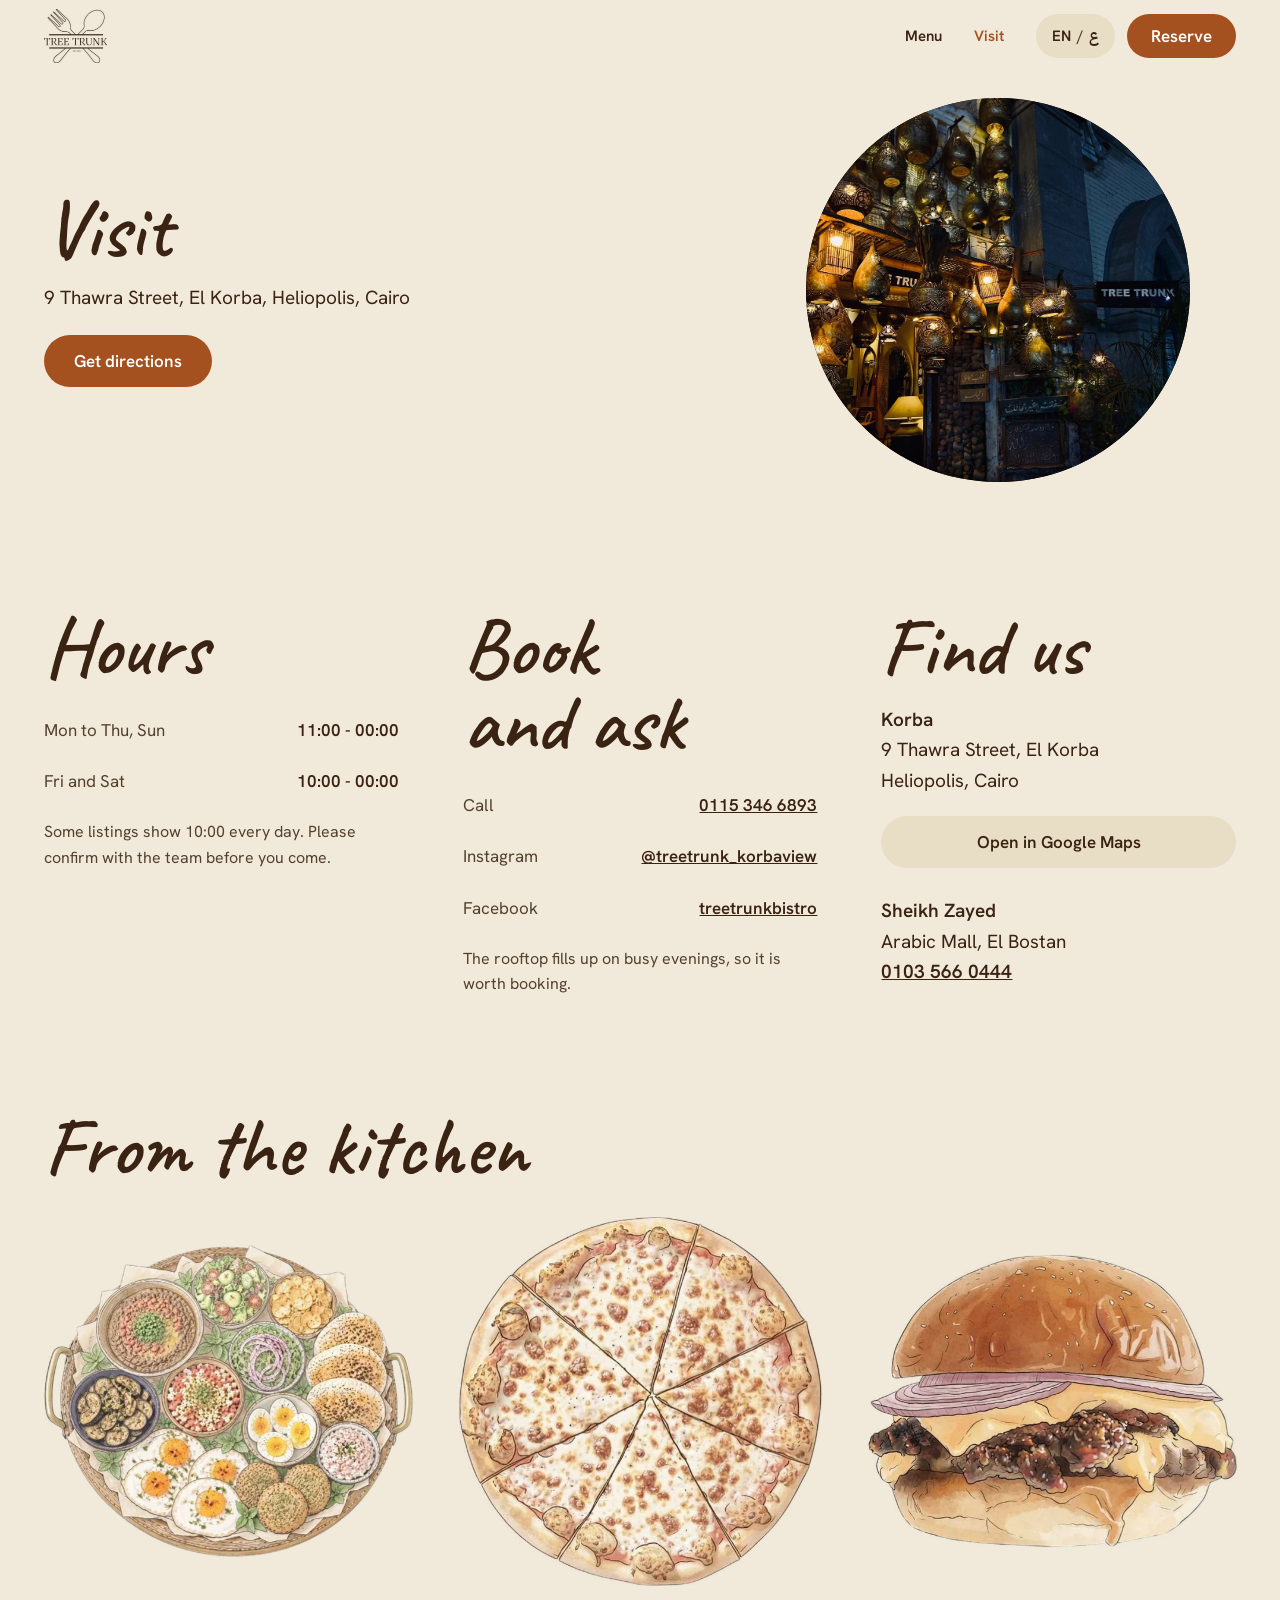
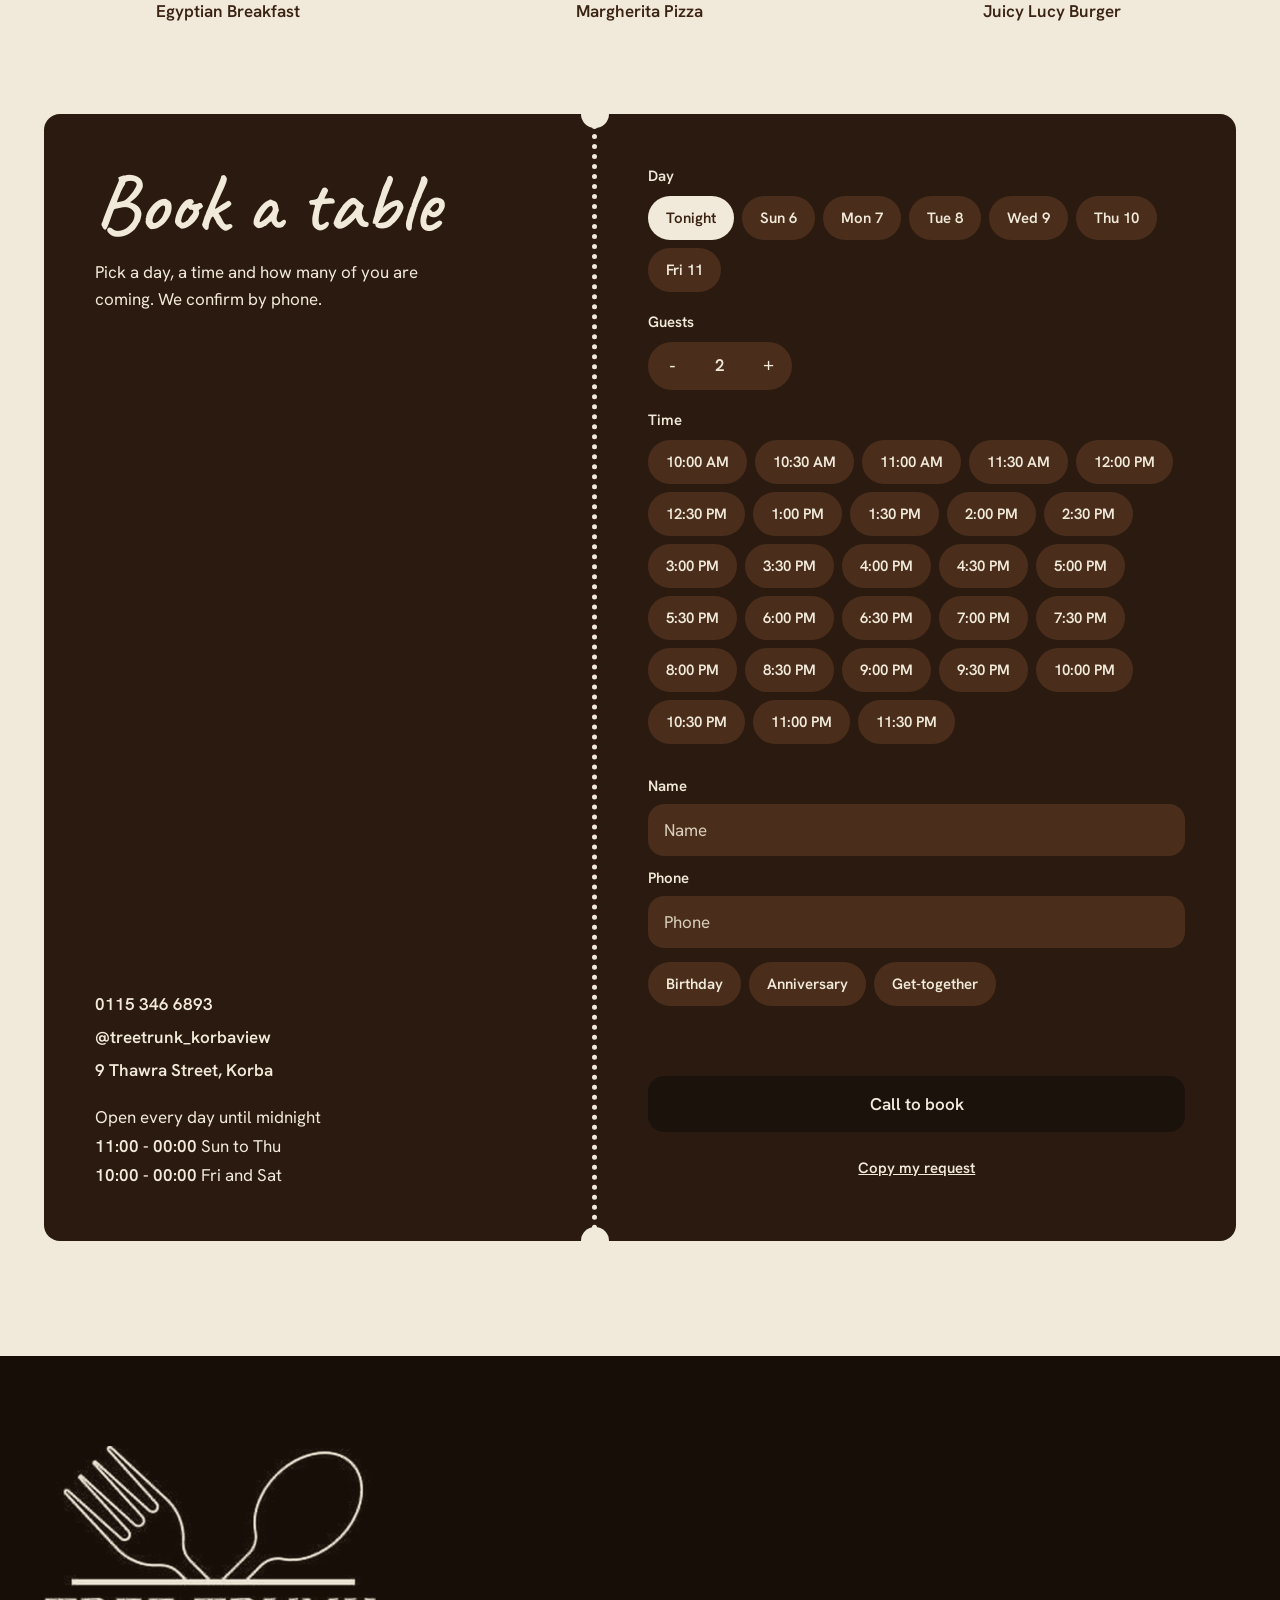
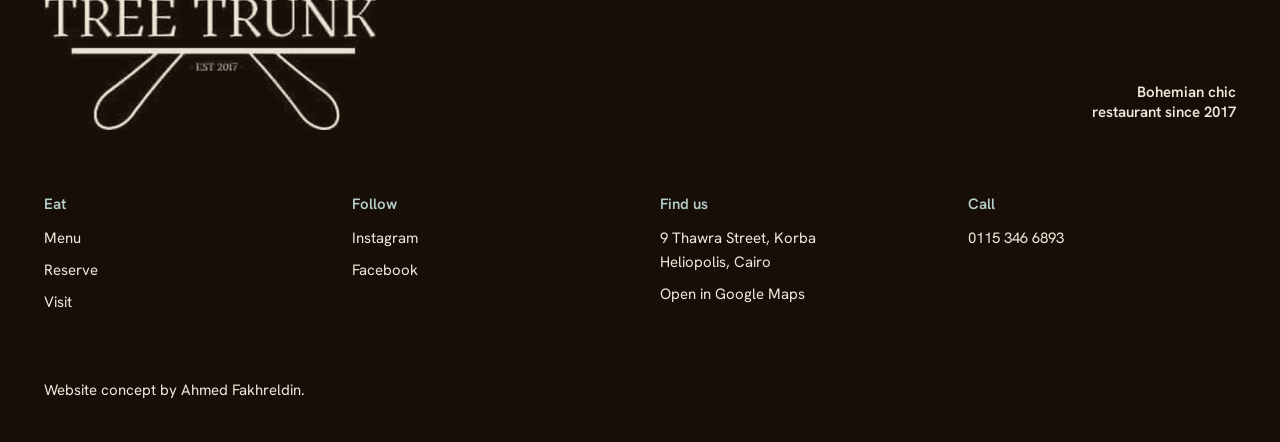
<file: visit.html>
<!doctype html>
<html lang="en">
<head>
<meta charset="utf-8">
<meta name="viewport" content="width=device-width,initial-scale=1,minimum-scale=1,viewport-fit=cover">
<title>Visit | Tree Trunk, Korba</title>
<meta name="description" content="Find Tree Trunk at 9 Thawra Street in Korba, Heliopolis. Hours, phone and directions.">
<meta name="theme-color" content="#F1EADA">
<meta property="og:type" content="website">
<meta property="og:title" content="Visit | Tree Trunk, Korba">
<meta property="og:description" content="Find Tree Trunk at 9 Thawra Street in Korba, Heliopolis. Hours, phone and directions.">
<meta property="og:image" content="https://ahmedfakhr1.github.io/tree-trunk-preview/img/og.jpg">
<meta property="og:url" content="https://ahmedfakhr1.github.io/tree-trunk-preview/visit.html">
<meta name="twitter:card" content="summary_large_image">
<link rel="icon" href="img/favicon.png">
<link rel="apple-touch-icon" href="img/favicon.png">
<link rel="preload" as="font" type="font/woff2" crossorigin href="fonts/caveat-latin-600-normal.woff2"><link rel="preload" as="font" type="font/woff2" crossorigin href="fonts/hanken-grotesk-latin-400-normal.woff2">
<style>html.fl body{opacity:0}body{transition:opacity .25s ease}</style><script>(function(){var d=document.documentElement;d.classList.add("fl","js");var done=function(){d.classList.remove("fl")};setTimeout(done,1200);if(document.fonts&&document.fonts.load){Promise.all(["600 20px Caveat","400 16px Hanken Grotesk"].map(function(f){return document.fonts.load(f)})).then(done,done)}else{done()}})();</script>
<link rel="stylesheet" href="fonts.css?v=36">
<link rel="stylesheet" href="site.css?v=36">
</head>
<body class="visit-page">
<header class="hdr" id="hdr">
  <a class="logo" href="index.html" aria-label="Tree Trunk, home"><img class="l-ink" src="img/logo-ink.png" alt="Tree Trunk" width="252" height="215"><img class="l-cream" src="img/logo-cream.png" alt="" width="252" height="215"></a>
  <nav class="nav" aria-label="Main"><a href="menu.html"><span data-ar="المنيو">Menu</span></a><a href="visit.html" aria-current="page"><span data-ar="زورونا">Visit</span></a></nav>
  <div class="hdr-r">
    <a class="btn hdr-menu" href="menu.html"><span data-ar="المنيو">Menu</span></a>
    <button class="lang" id="lang" type="button" aria-label="Language: Arabic will be in the final version" aria-expanded="false"><span>EN</span><i>/</i><span class="l-ar">ع</span></button>
    <a class="btn btn--go hdr-cta" href="index.html#reserve"><span data-ar="احجز">Reserve</span></a>
    <button class="burger" id="burger" type="button" aria-label="Open menu" aria-expanded="false" aria-controls="drawer"><svg viewBox="0 0 24 24" width="22" height="22" fill="none" stroke="currentColor" stroke-width="1.8" stroke-linecap="round"><path d="M5 7h14M5 12h14M5 17h14"/></svg></button>
  </div>
</header>
<div class="drawer" id="drawer" aria-hidden="true"><nav aria-label="Mobile">
  <a href="index.html"><span data-ar="الرئيسية">Home</span></a><a href="menu.html"><span data-ar="المنيو">Menu</span></a><a href="visit.html"><span data-ar="زورونا">Visit</span></a><a href="index.html#reserve"><span data-ar="احجز">Reserve</span></a>
</nav></div>
<div class="tabbar" aria-label="Quick actions">
  <a href="index.html#reserve"><svg viewBox="0 0 24 24" width="22" height="22" fill="none" stroke="currentColor" stroke-width="1.8" stroke-linecap="round" stroke-linejoin="round"><rect x="4" y="5" width="16" height="15" rx="2"/><path d="M4 10h16M9 3v4M15 3v4"/></svg><span data-ar="احجز">Reserve</span></a>
  <a href="menu.html"><svg viewBox="0 0 24 24" width="22" height="22" fill="none" stroke="currentColor" stroke-width="1.8" stroke-linecap="round"><path d="M5 7h14M5 12h14M5 17h14"/></svg><span data-ar="المنيو">Menu</span></a>
  <a href="tel:+201153466893"><svg viewBox="0 0 24 24" width="22" height="22" fill="none" stroke="currentColor" stroke-width="1.8" stroke-linecap="round" stroke-linejoin="round"><path d="M6.6 3h3l1.4 4-2 1.3a11 11 0 0 0 6.7 6.7l1.3-2 4 1.4v3a2 2 0 0 1-2.2 2A16.5 16.5 0 0 1 4.6 5.2 2 2 0 0 1 6.6 3z"/></svg><span data-ar="اتصل">Call</span></a>
</div>
<main id="main">
<section class="phero"><div class="disc-sm"><img src="img/place-door.jpg" alt="The Tree Trunk entrance in Korba under hanging brass lanterns" width="978" height="1300"></div><div class="wrap phero-in"><h1 class="disp"><span data-ar="زورونا">Visit</span></h1><p class="sub"><span data-ar="٩ شارع الثورة، الكوربة، مصر الجديدة، القاهرة">9 Thawra Street, El Korba, Heliopolis, Cairo</span></p>
<a class="btn btn--go" href="https://www.google.com/maps/search/?api=1&query=Tree+Trunk+9+Thawra+Street+Korba+Heliopolis+Cairo" rel="noopener"><span data-ar="الاتجاهات">Get directions</span></a></div></section>
<section class="info"><div class="wrap info-grid">
  <div><h2 class="disp"><span data-ar="مواعيد العمل">Hours</span></h2><ul class="rows"><li><span><span data-ar="الإثنين للخميس والأحد">Mon to Thu, Sun</span></span><b>11:00 - 00:00</b></li><li><span><span data-ar="الجمعة والسبت">Fri and Sat</span></span><b>10:00 - 00:00</b></li></ul>
    <p class="fine"><span data-ar="بعض المواقع بتكتب ١٠:٠٠ كل يوم. اتأكد مع الفريق قبل ما تيجي.">Some listings show 10:00 every day. Please confirm with the team before you come.</span></p></div>
  <div><h2 class="disp"><span data-ar="الحجز والسؤال">Book and ask</span></h2><ul class="rows"><li><span><span data-ar="تليفون">Call</span></span><a href="tel:+201153466893">0115 346 6893</a></li><li><span>Instagram</span><a href="https://www.instagram.com/treetrunk_korbaview" rel="noopener">@treetrunk_korbaview</a></li><li><span>Facebook</span><a href="https://www.facebook.com/treetrunkbistro" rel="noopener">treetrunkbistro</a></li></ul>
    <p class="fine"><span data-ar="السطح بيمتلي في الأمسيات الزحمة، فالحجز أحسن.">The rooftop fills up on busy evenings, so it is worth booking.</span></p></div>
  <div><h2 class="disp"><span data-ar="العنوان">Find us</span></h2><p class="addr"><b><span data-ar="الكوربة">Korba</span></b><br>9 Thawra Street, El Korba<br>Heliopolis, Cairo</p><a class="btn btn--line" href="https://www.google.com/maps/search/?api=1&query=Tree+Trunk+9+Thawra+Street+Korba+Heliopolis+Cairo" rel="noopener"><span data-ar="افتح في خرائط جوجل">Open in Google Maps</span></a>
    <p class="addr addr2"><b><span data-ar="الشيخ زايد">Sheikh Zayed</span></b><br>Arabic Mall, El Bostan<br><a href="tel:+201035660444">0103 566 0444</a></p></div>
</div></section>
<section class="trio" aria-labelledby="th"><div class="wrap"><h2 id="th" class="disp"><span data-ar="من المطبخ">From the kitchen</span></h2><div class="trio-row"><figure class="pz"><button type="button" class="plate " aria-pressed="false" aria-label="Egyptian Breakfast: show the plate as served"><img class="sk" src="img/sk/breakfast.webp" alt="" loading="lazy" width="620" height="620"><img class="ph" src="img/breakfast.jpg" alt="Egyptian Breakfast as served" loading="lazy" width="440" height="440"></button><figcaption>Egyptian Breakfast</figcaption></figure><figure class="pz"><button type="button" class="plate " aria-pressed="false" aria-label="Margherita Pizza: show the plate as served"><img class="sk" src="img/sk/margherita.webp" alt="" loading="lazy" width="620" height="620"><img class="ph" src="img/margherita.jpg" alt="Margherita Pizza as served" loading="lazy" width="440" height="440"></button><figcaption>Margherita Pizza</figcaption></figure><figure class="pz"><button type="button" class="plate " aria-pressed="false" aria-label="Juicy Lucy Burger: show the plate as served"><img class="sk" src="img/sk/juicy-lucy.webp" alt="" loading="lazy" width="620" height="620"><img class="ph" src="img/juicy-lucy.jpg" alt="Juicy Lucy Burger as served" loading="lazy" width="440" height="440"></button><figcaption>Juicy Lucy Burger</figcaption></figure></div></div></section>
<section class="reserve" id="reserve" aria-labelledby="rh"><div class="wrap">
  <div class="coupon">
    <div class="coupon-l">
      <div><h2 id="rh"><span data-ar="احجز ترابيزة">Book a table</span></h2>
      <p><span data-ar="اختار اليوم والوقت وعددكم، وهنأكد معاكم بالتليفون.">Pick a day, a time and how many of you are coming. We confirm by phone.</span></p></div>
      <div><ul class="lines"><li><a href="tel:+201153466893">0115 346 6893</a></li><li><a href="https://www.instagram.com/treetrunk_korbaview" rel="noopener">@treetrunk_korbaview</a></li><li><a href="visit.html">9 Thawra Street, Korba</a></li></ul>
      <div class="hrs"><p><span data-ar="مفتوح كل يوم لحد منتصف الليل">Open every day until midnight</span></p><p><b>11:00 - 00:00</b> <span data-ar="الأحد للخميس">Sun to Thu</span></p><p><b>10:00 - 00:00</b> <span data-ar="الجمعة والسبت">Fri and Sat</span></p></div></div>
    </div>
    <form class="coupon-r" id="rform" novalidate>
      <fieldset><legend><span data-ar="اليوم">Day</span></legend><div class="chips" id="days" role="group" aria-label="Day"></div></fieldset>
      <fieldset><legend><span data-ar="عدد الأشخاص">Guests</span></legend><div class="stepper"><button type="button" id="gm" aria-label="Fewer guests">-</button><output id="gn" aria-live="polite">2</output><button type="button" id="gp" aria-label="More guests">+</button></div></fieldset>
      <fieldset><legend><span data-ar="الوقت">Time</span></legend><div class="chips" id="times" role="group" aria-label="Time"></div></fieldset>
      <fieldset><legend class="sr"><span data-ar="بياناتك">Your details</span></legend>
        <label for="rn"><span data-ar="الاسم">Name</span></label><input id="rn" name="name" autocomplete="name" placeholder="Name" required aria-describedby="rn-e"><p class="err" id="rn-e" hidden><span data-ar="من فضلك اكتب اسمك.">Please add your name.</span></p>
        <label for="rp"><span data-ar="التليفون">Phone</span></label><input id="rp" name="phone" type="tel" inputmode="tel" autocomplete="tel" placeholder="Phone" required aria-describedby="rp-e"><p class="err" id="rp-e" hidden><span data-ar="من فضلك اكتب رقم تليفون.">Please add a phone number.</span></p>
        <div class="chips chips--occ" id="occ" role="group" aria-label="Occasion">
          <button type="button" class="chip" aria-pressed="false" data-v="Birthday" data-ar="عيد ميلاد">Birthday</button>
          <button type="button" class="chip" aria-pressed="false" data-v="Anniversary" data-ar="ذكرى سنوية">Anniversary</button>
          <button type="button" class="chip" aria-pressed="false" data-v="Get-together" data-ar="لمة">Get-together</button></div>
      </fieldset>
      <p class="summary" id="sum" aria-live="polite"></p>
      <a class="bar" id="callbtn" href="tel:+201153466893"><span data-ar="اتصل واحجز">Call to book</span></a>
      <button class="linkbtn" type="button" id="copybtn"><span data-ar="انسخ الطلب">Copy my request</span></button>
      <p class="fine" id="copied" hidden><span data-ar="اتنسخ. ابعته رسالة على انستجرام أو واتساب.">Copied. Paste it in a message on Instagram or send it by WhatsApp.</span></p>
    </form>
  </div></div></section>
</main>
<footer class="foot">
  <div class="wrap"><div class="foot-top"><img class="foot-logo" src="img/logo-cream.png" alt="Tree Trunk" width="504" height="430"><p class="foot-tag"><span data-ar="مطعم بوهيمي شيك من ٢٠١٧">Bohemian chic restaurant since 2017</span></p></div>
  <div class="foot-grid">
    <div><h3><span data-ar="الأكل">Eat</span></h3><a href="menu.html"><span data-ar="المنيو">Menu</span></a><a href="index.html#reserve"><span data-ar="احجز">Reserve</span></a><a href="visit.html"><span data-ar="زورونا">Visit</span></a></div>
    <div><h3><span data-ar="تابعنا">Follow</span></h3><a href="https://www.instagram.com/treetrunk_korbaview" rel="noopener">Instagram</a><a href="https://www.facebook.com/treetrunkbistro" rel="noopener">Facebook</a></div>
    <div><h3><span data-ar="العنوان">Find us</span></h3><p>9 Thawra Street, Korba<br>Heliopolis, Cairo</p><a href="https://www.google.com/maps/search/?api=1&query=Tree+Trunk+9+Thawra+Street+Korba+Heliopolis+Cairo" rel="noopener"><span data-ar="افتح في خرائط جوجل">Open in Google Maps</span></a></div>
    <div><h3><span data-ar="اتصل">Call</span></h3><a href="tel:+201153466893">0115 346 6893</a></div>
  </div>
  <p class="credit">Website concept by Ahmed Fakhreldin.</p></div>
</footer>
<script src="js/site.js?v=36"></script><script src="js/booking.js?v=36"></script>
</body>
</html>
</file>
<file: fonts.css>
@font-face{font-family:"Caveat";font-weight:600;font-style:normal;font-display:block;src:url(fonts/caveat-latin-600-normal.woff2) format("woff2")}
@font-face{font-family:"Hanken Grotesk";font-weight:400;font-style:normal;font-display:block;src:url(fonts/hanken-grotesk-latin-400-normal.woff2) format("woff2")}
@font-face{font-family:"Hanken Grotesk";font-weight:600;font-style:normal;font-display:block;src:url(fonts/hanken-grotesk-latin-600-normal.woff2) format("woff2")}
@font-face{font-family:"El Messiri";font-weight:600;font-style:normal;font-display:block;src:url(fonts/el-messiri-arabic-600-normal.woff2) format("woff2");unicode-range:U+0600-06FF,U+0750-077F,U+FB50-FDFF,U+FE70-FEFF}
@font-face{font-family:"IBM Plex Sans Arabic";font-weight:400;font-style:normal;font-display:block;src:url(fonts/ibm-plex-sans-arabic-arabic-400-normal.woff2) format("woff2");unicode-range:U+0600-06FF,U+0750-077F,U+FB50-FDFF,U+FE70-FEFF}
@font-face{font-family:"IBM Plex Sans Arabic";font-weight:600;font-style:normal;font-display:block;src:url(fonts/ibm-plex-sans-arabic-arabic-600-normal.woff2) format("woff2");unicode-range:U+0600-06FF,U+0750-077F,U+FB50-FDFF,U+FE70-FEFF}
</file>
<file: site.css>
:root{--d2:clamp(52px,6.4vw,92px);--paper:#F1EADA;--paper2:#E8DEC6;--peach:#F4D2B4;--seal:#BFDAD6;--sand:#E3D2AE;--ink:#3B2314;--muted:#54402D;--teal:#2C6B6A;--teal-d:#1F5453;--tealm:#2F6F6D;--deep:#1B3F40;--m:clamp(16px,3.4vw,48px);--r:16px;--h:72px;--ease:cubic-bezier(.23,1,.32,1)}
:root{--go:#A4511F;--go-d:#86401A;--teal:#A4511F;--teal-d:#2B1A0F;--tealm:#4A2E1B;--deep:#170E08;--deeper:#120B07;--night:#120B07;--wood:#24150C;--cream:#F4EBDC;--amber:#E9BE82;--sea:#8FA36B;--seal:#F2D2A6}
*{box-sizing:border-box;margin:0;padding:0}
html{scroll-behavior:smooth;-webkit-text-size-adjust:100%}
body{font:400 17px/1.6 "Hanken Grotesk",system-ui,sans-serif;background:var(--paper);color:var(--ink);overflow-x:hidden}
img{display:block;max-width:100%;height:auto}
a{color:inherit}
.wrap{width:calc(100% - 2*var(--m));max-width:1320px;margin-inline:auto}
.sr{position:absolute;width:1px;height:1px;overflow:hidden;clip:rect(0 0 0 0)}
.disp,h1,h2{font-family:Caveat,"El Messiri",cursive;font-weight:600;color:var(--ink);line-height:.92;text-wrap:balance}
.disp{font-size:var(--d2)}
h3{font:600 17px/1.3 "Hanken Grotesk",sans-serif}
:focus-visible{outline:3px solid var(--teal);outline-offset:3px}
.btn{display:inline-flex;align-items:center;justify-content:center;min-height:52px;padding:0 30px;border-radius:999px;font:600 17px/1 "Hanken Grotesk",sans-serif;text-decoration:none;border:0;cursor:pointer;white-space:nowrap;transition:background .2s var(--ease),transform .15s var(--ease)}
.btn:active{transform:scale(.97)}
.btn--go{background:var(--teal);color:#fff}
.btn--line{background:var(--paper2);color:var(--ink)}
@media(hover:hover) and (pointer:fine){.btn--go:hover{background:var(--teal-d)}.btn--line:hover{background:var(--sand)}}
/* header */
.hdr{position:fixed;inset:0 0 auto;z-index:50;height:var(--h);display:flex;align-items:center;gap:32px;padding:0 var(--m);background:var(--paper)}
.logo{position:relative;display:block}.logo img{height:54px;width:auto}.logo .l-cream{position:absolute;inset:0;opacity:0}
.hdr--over:not(.solid) .l-cream{opacity:1}.hdr--over:not(.solid) .l-ink{opacity:0}
.nav{display:flex;gap:32px;margin-inline-start:auto}
.nav a{text-decoration:none;font-weight:600;font-size:15px;padding:6px 0;transition:color .2s}
.nav a[aria-current]{color:var(--teal)}
.hdr-r{display:flex;align-items:center;gap:12px}
.hdr-cta{min-height:44px;padding:0 24px}
.lang{background:var(--paper2);border:0;color:var(--ink);border-radius:999px;height:44px;padding:0 16px;font:600 15px "Hanken Grotesk";cursor:pointer;display:flex;gap:6px;align-items:center}
.lang i{font-style:normal;color:var(--muted)}.l-ar{font-family:"IBM Plex Sans Arabic",sans-serif}
.burger{display:none;background:none;border:0;color:var(--ink);width:44px;height:44px;cursor:pointer}
.drawer{position:fixed;inset:var(--h) 0 0;z-index:49;background:var(--paper);padding:32px var(--m);opacity:0;visibility:hidden;transform:translateY(-8px);transition:opacity .2s var(--ease),transform .2s var(--ease),visibility .2s}
.drawer.open{opacity:1;visibility:visible;transform:none}
.drawer a{display:block;font:600 64px/1.15 Caveat,"El Messiri",cursive;text-decoration:none;padding:4px 0}
.tabbar{display:none;transition:transform .25s var(--ease)}.tabbar.off{transform:translateY(100%)}
/* hero: the plate as one giant motif, cropped by the viewport */
.hero{position:relative;min-height:100svh;overflow:hidden;background:var(--night);color:var(--cream)}
.disc-hero{position:absolute;width:120svh;height:120svh;left:78%;top:55%;margin:-60svh 0 0 -60svh;border-radius:50%;overflow:hidden;background:var(--wood);animation:enter 1.3s cubic-bezier(.3,.7,.2,1) both}
.disc-hero img{width:100%;height:100%;object-fit:cover;object-position:50% 30%;animation:drift 30s ease-out both}
@keyframes enter{from{transform:translateX(38vw)}to{transform:none}}
@keyframes drift{from{transform:scale(1)}to{transform:scale(1.07)}}
.hero .btn--go{background:var(--amber);color:#1B120C}.hero .btn--go:active{transform:scale(.97)}
@media(hover:hover) and (pointer:fine){.hero .btn--go:hover{background:#F2CE96}}
.hero-in{position:relative;min-height:100svh;display:flex;align-items:center;padding:var(--h) var(--m) 0 max(var(--m),8%)}
.hero-t{max-width:min(46%,640px)}
.hero h1{font-size:clamp(104px,14.5vw,236px);line-height:.8;letter-spacing:-.01em;color:var(--cream)}
.hero h1 span{display:block}
.sub{font-size:19px;max-width:36ch;margin:28px 0 30px}
.hero-t>*{animation:rise .9s var(--ease) both}
.hero-t>:nth-child(2){animation-delay:.12s}.hero-t>:nth-child(3){animation-delay:.24s}
@keyframes rise{from{opacity:0;transform:translateY(24px)}to{opacity:1;transform:none}}
/* plates: the drawing turns into the plate as served */
.plate{position:relative;display:block;width:100%;aspect-ratio:1;background:none;border:0;padding:0;cursor:pointer;-webkit-tap-highlight-color:transparent}
.plate img{position:absolute;inset:0;width:100%;height:100%;transition:opacity .35s ease,transform .6s var(--ease)}
.plate .sk{object-fit:contain}
.plate .ph{object-fit:cover;border-radius:50%;opacity:0;transform:scale(.94)}
.plate.on .sk,.plate:focus-visible .sk{opacity:0;transform:scale(1.05)}
.plate.on .ph,.plate:focus-visible .ph{opacity:1;transform:none}
@media(hover:hover) and (pointer:fine){.plate:hover .sk{opacity:0;transform:scale(1.05)}.plate:hover .ph{opacity:1;transform:none}}
/* the room: real photos inside the circle */
.place{background:var(--wood);color:var(--cream);padding:clamp(72px,9vw,150px) 0}
.place-h{display:grid;grid-template-columns:1fr 1fr;gap:var(--m);align-items:end;margin-bottom:clamp(40px,5vw,72px)}
.place h2{color:var(--cream)}
.place-h p{font-size:19px;max-width:30ch;justify-self:end}
.circles{display:grid;grid-template-columns:repeat(12,1fr);gap:24px;align-items:center}
.ci{aspect-ratio:1;border-radius:50%;overflow:hidden;background:var(--night)}
.ci img{width:100%;height:100%;object-fit:cover;transition:transform .8s var(--ease)}
@media(hover:hover) and (pointer:fine){.ci:hover img{transform:scale(1.06)}}
.ci1{grid-column:1/6}.ci2{grid-column:6/9;margin-top:96px}.ci3{grid-column:9/13}
.ci4{grid-column:2/6;margin-top:-24px}.ci5{grid-column:7/12;margin-top:24px}
/* wall of plates */
.wall{padding:clamp(64px,8vw,120px) 0 0}
.wall-grid{list-style:none;display:grid;grid-template-columns:repeat(4,1fr);gap:8px;padding:0 8px}
.tile{position:relative;aspect-ratio:1;background:var(--bg);display:grid;place-items:center;overflow:hidden}
.tile-in{width:66%;margin-bottom:6%}
.tc{position:absolute;inset:auto 12px 16px;text-align:center;font:600 15px/1.2 "Hanken Grotesk",sans-serif}
.tile--dk{color:var(--paper)}
.tile--h{display:flex;align-items:center;justify-content:flex-start;padding:clamp(16px,3vw,40px)}
.tile--h h2{font-size:var(--d2)}
.wall-note{padding:28px 0 0;max-width:60ch;margin-inline:var(--m)}
/* object on a disc */
.show{padding:clamp(72px,8vw,120px) 0 clamp(40px,5vw,80px)}
.show-grid{display:grid;grid-template-columns:34% 44% 22%;align-items:end}
.stage{position:relative;grid-column:2;grid-row:1;aspect-ratio:1;width:min(64svh,100%);align-self:center;justify-self:center}
.disc{position:absolute;inset:0;border-radius:50%;background:var(--c);transition:background .3s ease}
.obj{position:absolute;left:50%;top:44%;width:84%;transform:translate(-50%,-50%);opacity:0;pointer-events:none;transition:opacity .3s ease}
.obj.on{opacity:1;pointer-events:auto}
.obj .sk{width:100%;transition:opacity .35s ease,transform .6s var(--ease)}
.obj .ph{position:absolute;left:50%;top:50%;width:92%;aspect-ratio:1;object-fit:cover;border-radius:50%;transform:translate(-50%,-50%) scale(.94);opacity:0;transition:opacity .35s ease,transform .6s var(--ease)}
.stage.asked .obj.on .sk{opacity:0;transform:scale(1.04)}
.stage.asked .obj.on .ph{opacity:1;transform:translate(-50%,-50%)}
.stage.asked .hot{opacity:0;pointer-events:none}
@media(hover:hover) and (pointer:fine){.stage:hover .obj.on:not(.annot) .sk{opacity:0;transform:scale(1.04)}.stage:hover .obj.on:not(.annot) .ph{opacity:1;transform:translate(-50%,-50%)}}
.flip{position:absolute;inset:auto auto -108px 50%;transform:translateX(-50%);background:var(--paper2);border:0;border-radius:999px;min-height:44px;padding:0 22px;font:600 15px "Hanken Grotesk";color:var(--ink);cursor:pointer;white-space:nowrap}
.flip[aria-pressed=true]{background:var(--teal);color:#fff}
.hot{position:absolute;width:22px;height:22px;margin:-11px 0 0 -11px;border-radius:50%;background:var(--ink);border:3px solid var(--paper);cursor:pointer;padding:0;transition:transform .2s var(--ease),background .2s}
.hot::after{content:"";position:absolute;inset:-12px}
.hot.on,.hot:hover,.hot:focus-visible{background:var(--go);transform:scale(1.25)}
.cap{position:absolute;inset:auto 0 -52px;text-align:center;font:600 42px/1 Caveat,"El Messiri",cursive;min-height:40px}
.show-l{grid-column:1;grid-row:1;align-self:end;padding-bottom:6px}
.show h2.small{font-size:clamp(28px,2.9vw,44px);line-height:1.15;color:var(--muted);margin-bottom:8px}
.picks{list-style:none}
.pk{background:none;border:0;padding:0;cursor:pointer;text-align:start;font:600 clamp(28px,2.9vw,44px)/1.15 Caveat,"El Messiri",cursive;color:var(--muted);transition:color .2s}
.pk.on{color:var(--ink)}
@media(hover:hover) and (pointer:fine){.pk:hover{color:var(--teal)}}
.fact{grid-column:3;grid-row:1;align-self:center;padding-inline-start:24px;max-width:30ch}
/* coupon */
.reserve{padding:clamp(56px,7vw,110px) 0 clamp(72px,9vw,150px)}
.coupon{position:relative;display:grid;grid-template-columns:46% 54%;background:var(--teal-d);color:var(--paper);border-radius:var(--r)}
.coupon-l{padding:clamp(28px,4vw,56px);display:flex;flex-direction:column;justify-content:space-between;gap:32px}
.coupon h2{color:var(--paper);font-size:var(--d2);margin-bottom:18px}
.coupon-l p{max-width:34ch}
.lines{list-style:none;display:grid;gap:6px}.hrs{margin-top:20px;display:grid;gap:2px;color:var(--paper)}.hrs b{font-weight:600}
.lines a{font-weight:600;text-decoration:none;font-size:17px}
.coupon-r{position:relative;padding:clamp(28px,4vw,56px);border-inline-start:5px dotted var(--paper)}
.coupon-r::before,.coupon-r::after{content:"";position:absolute;width:28px;height:28px;border-radius:50%;background:var(--paper);inset-inline-start:-16px}
.coupon-r::before{top:-14px}.coupon-r::after{bottom:-14px}
fieldset{border:0;margin-bottom:20px}
legend{font:600 15px "Hanken Grotesk";margin-bottom:10px;color:var(--paper)}
.chips{display:flex;flex-wrap:wrap;gap:8px}
.chip{min-height:44px;padding:0 18px;border-radius:999px;border:0;background:var(--tealm);color:var(--paper);font:600 15px "Hanken Grotesk";cursor:pointer;display:inline-flex;align-items:center;text-decoration:none;transition:background .15s,color .15s}
.chip[aria-pressed=true]{background:var(--paper);color:var(--ink)}
.chip:disabled{background:var(--teal-d);color:#B9D6D2;cursor:not-allowed;text-decoration:line-through}
.stepper{display:inline-flex;align-items:center;background:var(--tealm);border-radius:999px}
.stepper button{width:48px;height:48px;border:0;background:none;font-size:19px;cursor:pointer;color:var(--paper)}
.stepper output{min-width:48px;text-align:center;font-weight:600}
label{display:block;font-weight:600;font-size:15px;margin:10px 0 6px}
input{width:100%;min-height:52px;border:0;border-radius:var(--r);padding:0 16px;font:400 17px "Hanken Grotesk";background:var(--tealm);color:var(--paper)}
input::placeholder{color:#D9CFBC}
input[aria-invalid=true]{outline:3px solid #F2B8A5}
.err{color:#FFD9CC;font-size:15px;margin-top:6px}
.chips--occ{margin-top:14px}
.summary{font:600 30px/1.1 Caveat,"El Messiri",cursive;margin:4px 0 16px;min-height:34px}
.bar{display:flex;align-items:center;justify-content:center;min-height:56px;border-radius:var(--r);background:#1B120C;color:var(--paper);font:600 17px "Hanken Grotesk";text-decoration:none;transition:background .2s,transform .15s var(--ease)}
.bar:active{transform:scale(.98)}
@media(hover:hover) and (pointer:fine){.bar:hover{background:#2E1F15}}
.linkbtn{display:block;margin:14px auto 0;background:none;border:0;color:var(--paper);font:600 15px "Hanken Grotesk";text-decoration:underline;cursor:pointer;min-height:44px}
.fine{font-size:16px;color:var(--muted);margin-top:12px}
.coupon .fine{color:var(--paper);text-align:center}
/* footer: the mark, built large */
.foot{background:var(--deep);color:var(--paper);padding:clamp(56px,7vw,96px) 0 32px}
.foot-top{display:flex;align-items:flex-end;justify-content:space-between;gap:32px;margin-bottom:64px}
.foot-logo{width:clamp(180px,26vw,380px);height:auto}
.foot-tag{font:600 19px "Hanken Grotesk",sans-serif;max-width:20ch;text-align:end}
.foot-grid{display:grid;grid-template-columns:repeat(4,1fr);gap:40px}
.foot h3{font:600 15px "Hanken Grotesk";color:#B7CFCB;margin-bottom:12px}
.foot a,.foot p{display:block;color:var(--paper);text-decoration:none;margin-bottom:8px;font-size:15px}
.credit{margin-top:56px;color:#B7CFCB;font-size:15px}
/* inner page headers */
.phero{position:relative;margin-top:var(--h);min-height:clamp(300px,34vw,440px);overflow:hidden;background:var(--paper)}
.disc-sm{position:absolute;width:min(30vw,400px);aspect-ratio:1;left:78%;top:50%;transform:translate(-50%,-50%);border-radius:50%;overflow:hidden;background:var(--wood)}
.disc-sm img{width:100%;height:100%;object-fit:cover;object-position:50% 40%}
.phero-in{position:relative;display:flex;flex-direction:column;justify-content:center;align-items:flex-start;min-height:inherit;padding-block:40px}
.phero h1{font-size:var(--d2)}
.phero .sub{margin:16px 0 22px}
.chipbar{position:sticky;top:var(--h);z-index:30;background:var(--paper)}
.chipbar-in{display:flex;gap:16px;align-items:center;padding-block:10px}
.searchrow{padding-top:8px}.searchrow .search input{width:min(100%,420px)}
.chiprow{display:flex;gap:8px;overflow-x:auto;scrollbar-width:none;flex:1}
.chiprow .chip{flex:none;white-space:nowrap;background:var(--paper2);color:var(--ink)}
.chiprow .chip.on{background:var(--teal);color:#fff}
.search input{width:240px;min-height:44px;border-radius:999px;background:var(--paper2);color:var(--ink)}
.search input::placeholder{color:var(--muted)}
.mpage{padding-bottom:clamp(72px,9vw,150px)}
.msec{scroll-margin-top:calc(var(--h) + 76px)}
.mh{display:flex;justify-content:space-between;align-items:baseline;padding:clamp(72px,9vw,140px) 0 28px}
.mh h2{font-size:var(--d2)}
.cnt{font:600 15px "Hanken Grotesk";color:var(--muted)}
.msec ul{list-style:none;display:grid;grid-template-columns:1fr 1fr;gap:36px 64px}
.dish{display:grid;grid-template-columns:72px 1fr;gap:20px;align-items:center}
.dish--plain{grid-template-columns:1fr}
.dt{display:grid;grid-template-columns:1fr auto;gap:2px 16px;align-items:baseline}
.dt h3{font-size:17px}
.pr{font-weight:600;white-space:nowrap}
.dt small{grid-column:1/-1;color:var(--muted);font-size:16px;line-height:1.5;max-width:38ch}
.empty{text-align:center;color:var(--muted);padding-top:48px}
/* single-item sections sit as a feature row */
.msec ul:has(>li:only-child){grid-template-columns:1fr}
.msec ul>li:only-child{grid-template-columns:1fr minmax(120px,240px);gap:32px}
.msec ul>li:only-child .plate{order:2}
.msec ul>li:only-child .dt h3{font-size:19px}
/* visit */
.trio{padding:clamp(72px,8vw,120px) 0 0}
.trio-row{display:grid;grid-template-columns:repeat(3,1fr);gap:var(--m);margin-top:32px}
.trio .pz figcaption{margin-top:12px;font-weight:600;text-align:center}
.info .btn{width:100%}
.phero .disc-sm{animation:enter-sm 1.1s cubic-bezier(.3,.7,.2,1) both}
.phero-in>*{animation:rise .9s var(--ease) both}.phero-in>:nth-child(2){animation-delay:.12s}.phero-in>:nth-child(3){animation-delay:.24s}
@keyframes enter-sm{from{opacity:0;transform:translate(-30%,-50%)}to{opacity:1;transform:translate(-50%,-50%)}}
.info{padding:clamp(64px,8vw,120px) 0 0}
.info-grid{display:grid;grid-template-columns:repeat(3,1fr);gap:clamp(32px,5vw,72px)}
.info h2{font-size:var(--d2);margin-bottom:20px}
.rows{list-style:none}
.rows li{display:flex;justify-content:space-between;gap:16px;padding:12px 0}
.rows span{color:var(--muted)}.rows a,.rows b{font-weight:600}
.addr{margin-bottom:20px;font-size:19px}.addr2{margin-top:28px}.addr2 a{font-weight:600}
/* entrances */
.js .rv{opacity:0;transform:translateY(24px);transition:opacity .8s var(--ease) var(--d,0s),transform .8s var(--ease) var(--d,0s)}
.js .rv.in{opacity:1;transform:none}
/* rtl */
[dir=rtl] body{font-family:"IBM Plex Sans Arabic","Hanken Grotesk",sans-serif}
[dir=rtl] .sub,[dir=rtl] .fact,[dir=rtl] .wall-note{line-height:1.8}
[dir=rtl] .hero h1{font-family:Caveat,cursive}
[dir=rtl] .pr{unicode-bidi:plaintext}
/* tablet and phone */
@media(max-width:980px){
 .place-h{grid-template-columns:1fr}.place-h p{justify-self:start}
 .circles{grid-template-columns:repeat(2,1fr);gap:16px}.ci1,.ci2,.ci3,.ci4,.ci5{grid-column:auto;margin-top:0}.ci1{grid-column:1/3}.nav,.hdr-cta{display:none}.burger{display:block}.hdr{gap:12px}.logo{margin-inline-end:auto}
 .coupon{grid-template-columns:1fr}.coupon-r{border-inline-start:0;border-top:5px dotted var(--paper)}
 .coupon-r::before,.coupon-r::after{top:-16px;bottom:auto}.coupon-r::before{inset-inline-start:-16px}.coupon-r::after{inset-inline-start:auto;inset-inline-end:-16px}
 .info-grid{grid-template-columns:1fr}.foot-grid{grid-template-columns:1fr 1fr}.msec ul{grid-template-columns:1fr}
 .show-grid{grid-template-columns:minmax(0,1fr);gap:28px;min-height:0}.show-l,.fact{min-width:0}
 .stage{grid-column:1;width:86vw;margin-bottom:128px}.show-l{grid-column:1;grid-row:2}.fact{grid-column:1;grid-row:3;padding:0;max-width:60ch}
 .picks{display:flex;gap:24px;overflow-x:auto;scrollbar-width:none}.pk{white-space:nowrap;font-size:30px}
 .wall-grid{grid-template-columns:repeat(2,1fr);gap:6px;padding:0 6px}.tile-in{width:80%;margin-bottom:15%}}
@media(max-width:768px){:root{--h:64px}
 body{padding-bottom:64px}
 .tabbar{display:grid;grid-template-columns:repeat(3,1fr);position:fixed;inset:auto 0 0;z-index:48;background:var(--paper2);padding-bottom:env(safe-area-inset-bottom)}
 .tabbar a{display:flex;flex-direction:column;align-items:center;gap:2px;padding:8px 0;min-height:56px;text-decoration:none;font-size:14px;font-weight:600}
 .logo img{height:46px}
 .hero{min-height:max(100svh,720px)}
 .disc-hero{width:130vw;height:130vw;left:50%;top:calc(max(100svh,720px)*.58);margin:0 0 0 -65vw}
 .hero-in{align-items:flex-start;padding:calc(var(--h) + 28px) var(--m) 0}
 .hero-t{max-width:none}
 .disc-hero img{object-position:50% 25%}
 .hero h1{font-size:clamp(92px,28vw,150px)}
 .sub{margin:20px 0 22px}
 @keyframes enter{from{transform:translateY(40vw)}to{transform:none}}
 .tc{font-size:14px}
 .coupon-l,.coupon-r{padding:28px 22px}
 .reserve{padding-top:88px}
  .foot-top{flex-direction:column;align-items:flex-start}.foot-tag{text-align:start}
 .foot-grid{grid-template-columns:1fr}

 .dish{grid-template-columns:64px 1fr;gap:16px}
 .phero{min-height:auto}
 .visit-page .info{padding-top:112px}
 .disc-sm{width:88vw;left:50%;top:auto;bottom:-52vw;transform:translateX(-50%);animation:none!important}
 .trio-row{grid-template-columns:1fr;max-width:340px;margin-inline:auto}
 .msec ul>li:only-child{grid-template-columns:1fr 96px;gap:16px}
 .phero-in{padding-block:36px calc(34vw + 24px)}
 .visit-page .phero-in{padding-bottom:calc(30vw + 24px)}}
@media(prefers-reduced-motion:reduce){*,*::before,*::after{animation:none!important;transition:none!important;scroll-behavior:auto!important}.js .rv{opacity:1;transform:none}}

.hdr.hdr--over{background:transparent}
.hdr.hdr--over.solid{background:var(--paper)}
.hdr--over:not(.solid) .nav a,.hdr--over:not(.solid) .burger{color:var(--cream)}
.hdr--over:not(.solid) .nav a[aria-current]{color:var(--amber)}
.hdr--over:not(.solid) .lang{background:#2B1A0F;color:var(--cream)}
.hdr--over:not(.solid) .lang i{color:#C9B79B}
.hdr--over:not(.solid) .hdr-cta{background:var(--amber);color:#1B120C}
@media(hover:hover) and (pointer:fine){.hdr--over:not(.solid) .hdr-cta:hover{background:#F2CE96}}

.hdr-menu{display:none;min-height:44px;padding:0 16px;font-size:15px}
@media(max-width:980px){.hdr-menu{display:inline-flex}.hdr--over:not(.solid) .hdr-menu{background:var(--amber);color:#1B120C}}
@media(max-width:360px){.hdr-r{gap:8px}.hdr-menu{padding:0 12px}.lang{padding:0 12px}.logo img{height:42px}}

.plate img,.obj .ph,.obj .sk{will-change:opacity,transform;-webkit-backface-visibility:hidden;backface-visibility:hidden}
.plate .ph,.obj .ph{transition-duration:.45s}

html,body{max-width:100%;overflow-x:hidden}
main,.foot{overflow-x:clip}

.langpop{position:fixed;z-index:80;max-width:260px;background:#E9BE82;color:#2B1A0F;border-radius:20px;padding:14px 18px;display:flex;flex-direction:column;gap:4px;font:400 14px/1.4 "Hanken Grotesk",sans-serif;opacity:0;transform:translateY(-6px) scale(.97);transform-origin:var(--ax,80%) 0;transition:opacity .18s,transform .18s}
.langpop.on{opacity:1;transform:none}
.langpop b{font:600 15px "Hanken Grotesk",sans-serif}
@media(prefers-reduced-motion:reduce){.langpop{transition:none}}
</file>
